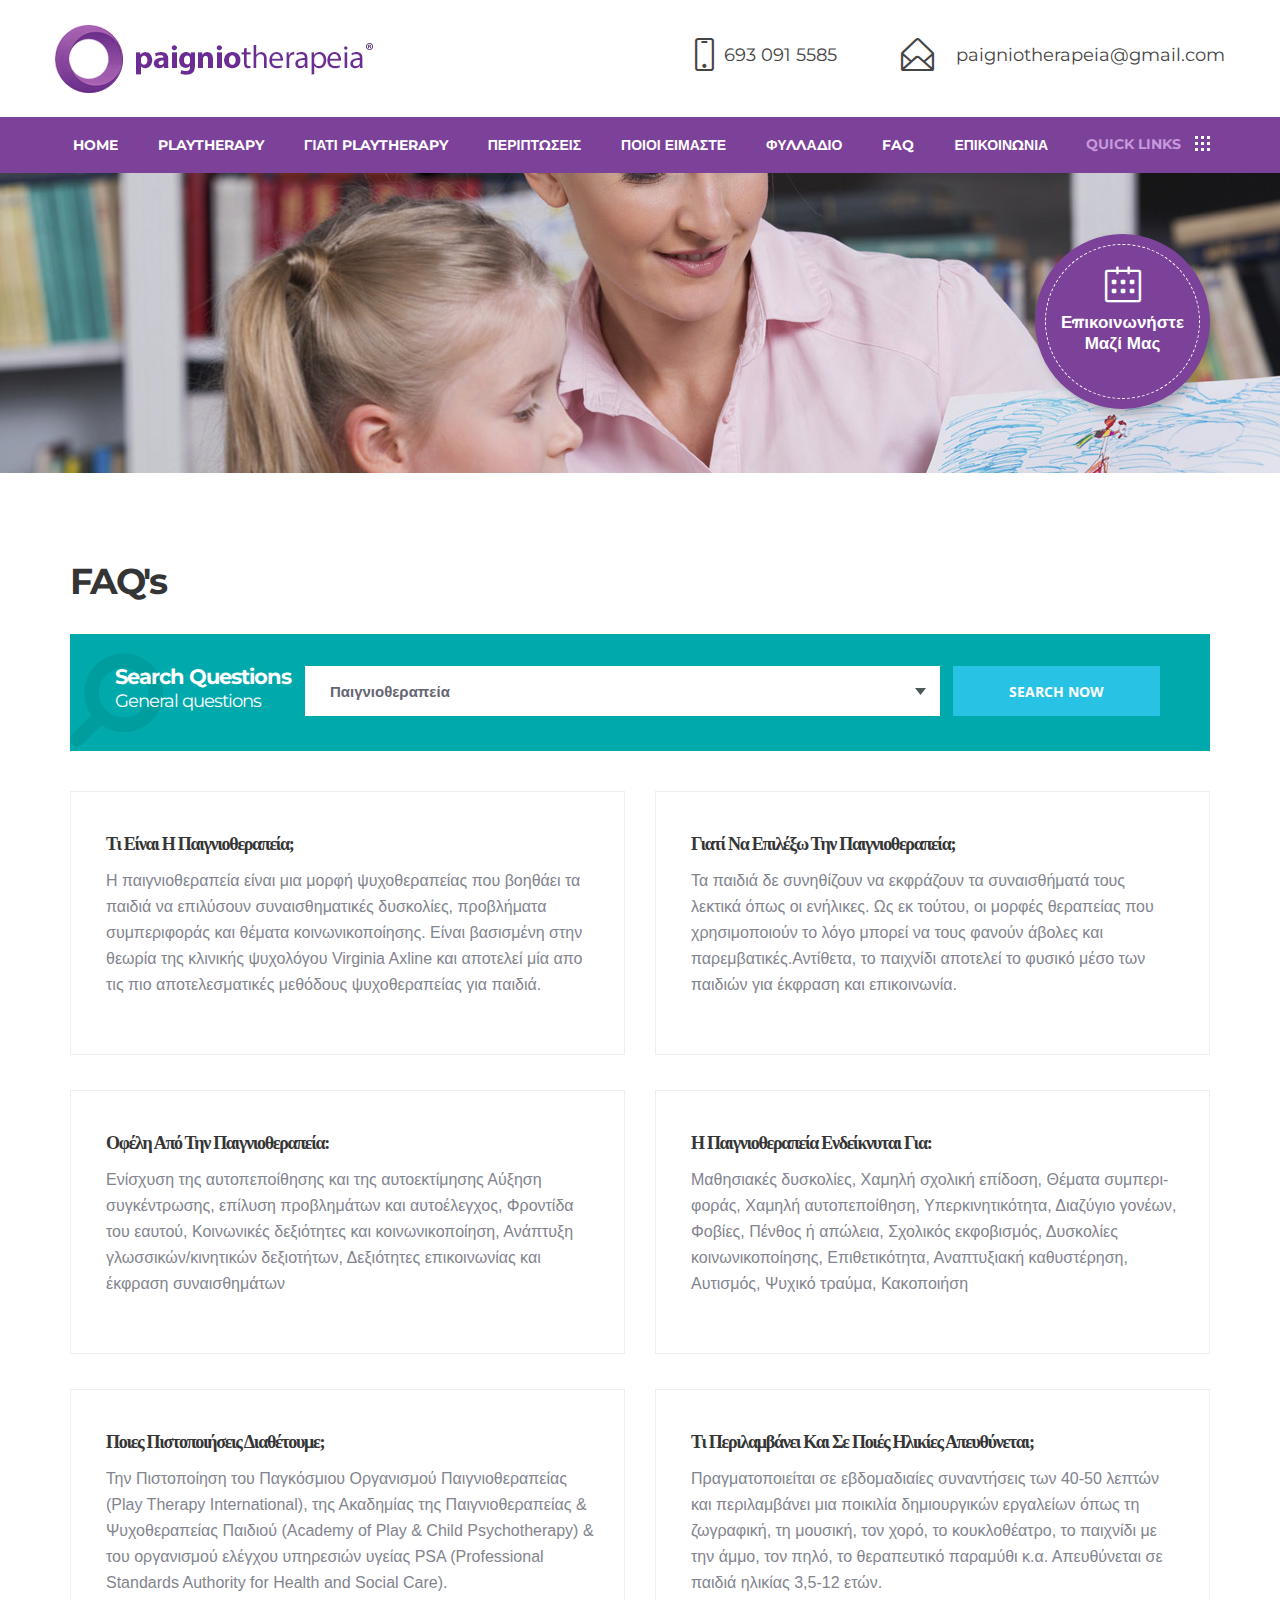
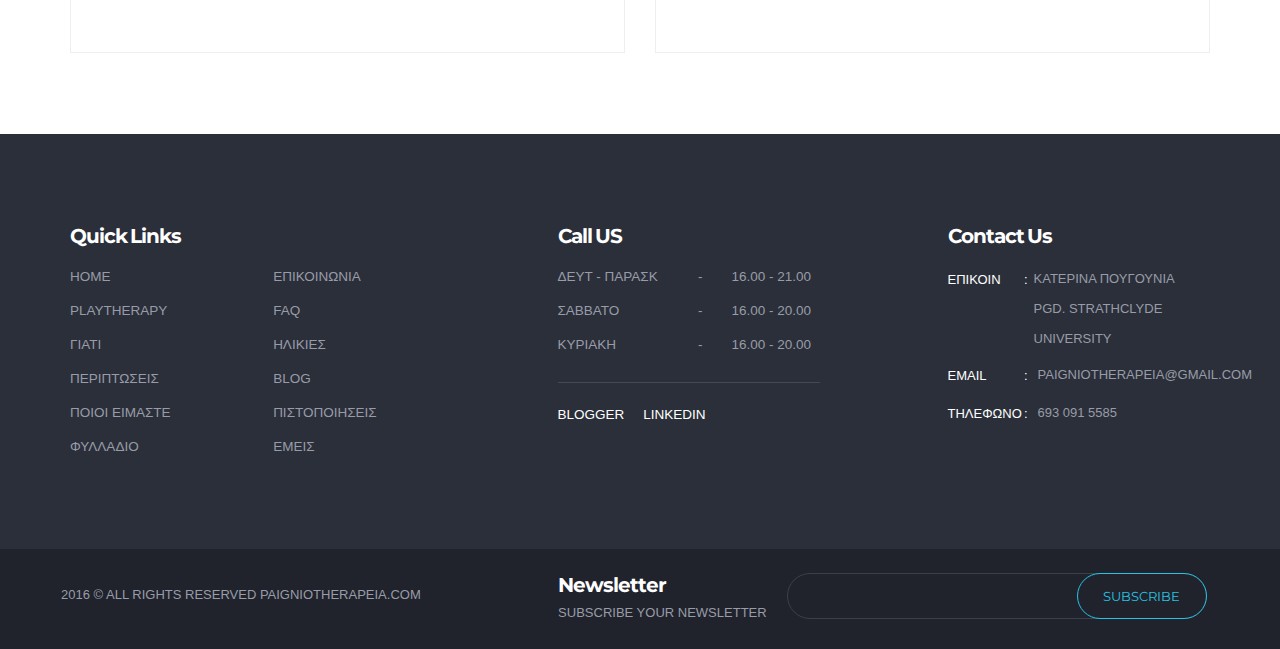
<file: faq.html>
<!DOCTYPE html>
<html lang="en">
	<head>
		<meta charset="utf-8">
		<meta name="viewport" content="width=device-width, initial-scale=1">
		<title>Παγνιοθεραπεία Συχνές Ερωτήσεις</title>
		<link rel="shortcut icon" type="image/x-icon" href="favicon.ico">
		<link href='https://fonts.googleapis.com/css?family=Montserrat:400,700' rel='stylesheet' type='text/css'>
		<link href='https://fonts.googleapis.com/css?family=Montserrat:400,700%7COpen+Sans:400,300%7CLibre+Baskerville:400,400italic' rel='stylesheet' type='text/css'>
		<link href='https://fonts.googleapis.com/css?family=PT+Serif:400,700' rel='stylesheet' type='text/css'>
		<link rel="stylesheet" type="text/css" href="assets/css/bootstrap.min.css" media="screen"/>
		<link rel="stylesheet" type="text/css" href="assets/css/owl.carousel.css" media="screen"/>
		<link rel="stylesheet" type="text/css" href="assets/css/font-awesome.css" media="screen"/>
		<link rel="stylesheet" type="text/css" href="assets/css/simple-line-icons.css" media="screen"/>
		<link rel="stylesheet" type="text/css" href="assets/css/global.css" media="screen"/>
		<link rel="stylesheet" type="text/css" href="assets/css/style.css" media="screen"/>
		<link rel="stylesheet" type="text/css" href="assets/css/responsive.css" media="screen"/>
		<link rel="stylesheet" type="text/less" href="assets/css/skin.less" media="screen"/>
	</head>
	<!--Content Area End-->
	<body>
		<!--Page loader Start-->
		
		<div id="wrapper" class="blog-page">
			<!--Header Section Start-->
			<header class="main-header" id="header">
				<div class="container clearfix header-upper-section">
					<a href="index.html" class="header-logo">
					<figure><img src="assets/images/logo.png" alt="logo-image"/>
					</figure> </a>
					<div class="header-contact-details">
						<span class="call-details"> <span class="tel-details"></span> <a href="tel:6930915585" class="tel">693 091 5585</a> </span>
						<span class="email-details"> <span class="mail-details"></span> <a href="mailto:paigniotherapeia@gmail.com" class="mail">paigniotherapeia@gmail.com</a> </span>
					</div>
				</div>
				<div class="nav-section">
					<div class="container">
						<div class="row">
							<nav class="navbar navbar-default">
								<!-- Brand and toggle get grouped for better mobile display -->
								<div class="navbar-header">
									<button type="button" class="navbar-toggle collapsed" data-toggle="collapse" data-target="#bs-example-navbar-collapse-1" aria-expanded="false">
										<span class="sr-only">Toggle navigation</span>
										<span class="icon-bar"></span>
										<span class="icon-bar"></span>
										<span class="icon-bar"></span>
									</button>
								</div>
								<!-- Collect the nav links, forms, and other content for toggling -->
								<div class="collapse navbar-collapse" id="bs-example-navbar-collapse-1">
									<ul class="nav navbar-nav">
						<li>
											<a href="index.html">home</a>
										</li>
									<li>
											<a href="services.html">playtherapy</a>
										</li>
										<li>
											<a href="paigniotherapeia-giati.html">ΓΙΑΤΙ playtherapy</a>
										</li>
											<li>
											<a href="paigniotherapeia-periptwseis.html">ΠΕΡΙΠΤΩΣΕΙΣ</a>
										</li>
										

										<li>
											<a href="paigniotherapeia-ofelh.html">ποιοι ειμαστε</a>
										</li>
										<li>
											<a href="https://goo.gl/iultfK"  target="_blank">ΦΥΛΛΑΔΙΟ</a>
										</li>
										
										<!--<li class="drop-down-parent">
											<a href="javascript:void(0)">ΦΥΛΛΑΔΙΟ <i class="fa fa-angle-down fa-2x" aria-hidden="true"></i><i class="fa fa-angle-up fa-2x" aria-hidden="true"></i> </a>
											<ul class="drop-down">
												<li>
													<a href="doctors-grid.html">doctors grid</a>
												</li>
												<li>
													<a href="doctor-details.html">Doctors details</a>
												</li>
											</ul>
										</li>-->
											<li>
													<a href="faq.html">faq</a>
												</li>
																						<li>
											<a href="contact-us.html">επικοινωνια</a>
										</li>
										<!--
										<li class="drop-down-parent">
											<a href="javascript:void(0)">blog <i class="fa fa-angle-down fa-2x" aria-hidden="true"></i><i class="fa fa-angle-up fa-2x" aria-hidden="true"></i> </a>
											<ul class="drop-down">
												<li>
													<a href="blog.html">blog page</a>
												</li>
												<li>
													<a href="blog-details.html">blog details page</a>
												</li>
											
											</ul>
										</li>
										
										<li class="drop-down-parent">
											<a href="javascript:void(0)">ΠΩΣ ΛΕΙΤΟΥΡΓΕΙ <i class="fa fa-angle-down fa-2x" aria-hidden="true"></i><i class="fa fa-angle-up fa-2x" aria-hidden="true"></i> </a>
											<ul class="drop-down">
												<li>
													<a href="book-appointment.html">book appointment</a>
												</li>
												<li>
													<a href="careers.html">careers</a>
												</li>
											
												<li>
													<a href="testimonials.html">testimonials</a>
												</li>
												<li>
													<a href="404.html">404</a>
												</li>
													<li>
											<a href="gallery.html">gallery</a>
										</li>
											<li>
											<a href="about-us.html">τεστ</a>
										</li>
											</ul>
										</li>
									</ul> -->
								</div><!-- /.navbar-collapse -->
							</nav>
							<span class="quick-link"> <span class="quick-link-content">quick links</span> <a href="contact-us.html" class="dot-links"> <span class="spans"> </span> <span class="spans"> </span><span class="spans"> </span> <span class="spans"> </span> <span class="spans"> </span><span class="spans"> </span> <span class="spans"> </span> <span class="spans"> </span> <span class="spans"> </span> </a> </span>
						</div>
					</div>
				</div>
			</header>
			<!--Header Section Ends-->
			<div class="banner-section banner-image">
				<div class="container gallery">
					<div class="book-appointment-section appoint-link"	>
						<a href="contact-us.html" class="inner-sec"> <span class="anchor-icon"> <i class="icon-calendar"></i> </span> Επικοινωνήστε Μαζί Μας </a>
					</div>
				</div>
			</div>
			<div class="content padd-top faq-details-section">
				<div class="container">
					<div class="text-left">
						<h2>FAQ's</h2>
					</div>
					<div class="select-section">
						<div class="select-heading">
							<h4>Search Questions <span class="sub-heading">General questions</span></h4>
						</div>
						<form method="post" action="#" class="category-form">
							<span class="select-holder">
								<select>
									<option>Παιγνιοθεραπεία</option>
							

								</select> <span class="select-arrow"> </span> </span>
							<input type="submit" value="search now" class="select-search"/>
						</form>
					</div>
					<div class="row">
						<ul class="col-sm-6">
							<li>
								<article class="faq-details">
									<h5 class="faq-heading"><a href="#">Τι είναι η παιγνιοθεραπεία;</a></h5>
									<p>
					Η παιγνιοθεραπεία είναι μια μορφή ψυχοθεραπείας που βοηθάει τα παιδιά να επιλύσουν συναισθηματικές δυσκολίες, προβλήματα συμπεριφοράς και θέματα κοινωνικοποίησης. Είναι βασισμένη στην θεωρία της κλινικής ψυχολόγου Virginia Axline και αποτελεί μία απο τις πιο αποτελεσματικές μεθόδους ψυχοθεραπείας για παιδιά. 
									</p>
								</article>
							</li>
							<li>
								<article class="faq-details">
									<h5 class="faq-heading"><a href="#">Οφέλη από την παιγνιοθεραπεία:</a></h5>
									<p>
										Ενίσχυση της αυτοπεποίθησης και της αυτοεκτίμησης

Αύξηση συγκέντρωσης, επίλυση προβλημάτων και αυτοέλεγχος, Φροντίδα του εαυτού, Κοινωνικές δεξιότητες και κοινωνικοποίηση, Ανάπτυξη γλωσσικών/κινητικών δεξιοτήτων, Δεξιότητες επικοινωνίας και έκφραση συναισθημάτων
									</p>
								</article>
							</li>
							<li>
								<article class="faq-details">
									<h5 class="faq-heading"><a href="#">Ποιες πιστοποιήσεις διαθέτουμε;</a></h5>
									<p>
										Την Πιστοποίηση του Παγκόσμιου Οργανισμού Παιγνιοθεραπείας (Play Therapy International), της Ακαδημίας της Παιγνιοθεραπείας & Ψυχοθεραπείας Παιδιού (Academy of Play & Child Psychotherapy) & του οργανισμού ελέγχου υπηρεσιών υγείας PSA (Professional Standards Authority for Health and Social Care).
									</p>
								</article>
							</li>
						</ul>
						<ul class="col-sm-6">
							<li>
								<article class="faq-details">
									<h5 class="faq-heading"><a href="#">Γιατί να επιλέξω την παιγνιοθεραπεία;</a></h5>
									<p>
Τα παιδιά δε συνηθίζουν να εκφράζουν τα συναισθήματά τους λεκτικά όπως οι ενήλικες. Ως εκ
τούτου, οι μορφές θεραπείας που χρησιμοποιούν το λόγο μπορεί να τους φανούν άβολες και
παρεμβατικές.Αντίθετα, το παιχνίδι αποτελεί το φυσικό μέσο των παιδιών για έκφραση και

επικοινωνία.
									</p>
								</article>
							</li>
							<li>
								<article class="faq-details">
									<h5 class="faq-heading"><a href="#">Η παιγνιοθεραπεία ενδείκνυται για:</a></h5>
									<p>
										Μαθησιακές δυσκολίες, Χαμηλή σχολική επίδοση, Θέματα συμπερι- φοράς, Χαμηλή αυτοπεποίθηση,

Υπερκινητικότητα, Διαζύγιο γονέων, Φοβίες, Πένθος ή απώλεια, Σχολικός εκφοβισμός, Δυσκολίες κοινωνικοποίησης,
Επιθετικότητα, Αναπτυξιακή καθυστέρηση, Αυτισμός, Ψυχικό τραύμα, Κακοποιήση
									</p>
								</article>
							</li>
							<li>
								<article class="faq-details">
									<h5 class="faq-heading"><a href="#">Τι περιλαμβάνει και σε ποιές ηλικίες απευθύνεται; </a></h5>
									<p>
										Πραγματοποιείται σε εβδομαδιαίες συναντήσεις των 40-50 λεπτών και περιλαμβάνει μια ποικιλία
δημιουργικών εργαλείων όπως τη ζωγραφική, τη μουσική, τον χορό, το κουκλοθέατρο, το παιχνίδι με
την άμμο, τον πηλό, το θεραπευτικό παραμύθι κ.α.
Απευθύνεται σε παιδιά ηλικίας 3,5-12 ετών.
									</p>
								</article>
							</li>
						</ul>
					</div>
				</div>
			</div>
			
			<!--Footer Section Starts-->
			<footer class="footer">
				<div class="footer-top padd-top padd-bottom">
					<div class="container">
						<div class="row">
							<div class="col-sm-5">
								<div  class="footer-padd">
									<h6>Quick Links</h6>
								</div>
								<div class="row">
									<div class="col-sm-5">
										<ul>
											<li>
												<a href="index.html">Home</a>
											</li>
											<li>
												<a href="services.html">playtherapy</a>
											</li>
											<li>
												<a href="paigniotherapeia-giati.html">γιατι</a>
											</li>
											<li>
												<a href="paigniotherapeia-periptwseis.html">περιπτωσεις</a>
											</li>
											<li>
												<a href="paigniotherapeia-ofelh.html">ποιοι ειμαστε</a>
											</li>
											<li>
												<a href="https://goo.gl/iultfK" target="_blank">φυλλαδιο</a>
											</li>
										</ul>
									</div>
									<div class="col-sm-6">
										<ul>
											<li>
												<a href="contact-us.html">επικοινωνια</a>
											</li>
											<li>
												<a href="faq.html">faq</a>
											</li>
											<li>
												<a href="services.html">ηλικιες</a>
											</li>
											<li>
												<a href="http://paigniotherapeia.blogspot.com/">blog</a>
											</li>
											<li>
												<a href="faq.html">πιστοποιησεις</a>
											</li>
											<li>
												<a href="contact-us.html">εμεισ</a>
											</li>
										</ul>
									</div>
								</div>
							</div>
							<div class="col-sm-3">
								<div  class="footer-padd">
									<h6>Call US</h6>
								</div>
									<ul class="opening-msg common-padd-bottom">
									<li>
										<span class="opening-hours days">δευτ - παρασκ</span>
										<span class="opening-hours">16.00 - 21.00</span>
									</li>
									<li>
										<span class="opening-hours days">σαββατο</span>
										<span class="opening-hours">16.00 - 20.00</span>
									</li>
						<li>
										<span class="opening-hours days">κυριακη</span>
										<span class="opening-hours">16.00 - 20.00</span>
									</li>
								</ul>
								<ul class="social">
								
									<li>
										<a href="http://paigniotherapeia.blogspot.com/" class="social-links">blogger</a>
									</li>
									<li>
										<a href="https://www.linkedin.com/in/katerina-pougounia-25863147?trk=nav_responsive_tab_profile" class="social-links">linkedin</a>
									</li>
								</ul>
							</div>
							<div class="col-sm-3 col-sm-offset-1">
								<div  class="footer-padd">
									<h6>contact us</h6>
								</div>
								<address class="footer-address">
									<div class="address-section">
										<span class="address-title">Επικοιν</span><span class="address-details"> κατερινα πουγουνια
											PgD. Strathclyde University
											</span>
									</div>
									<div class="address-section">
										<span class="address-title">email</span>
										<a href="mailto:paigniotherapeia@gmail.com" class="address-details">paigniotherapeia@gmail.com</a>
									</div>
									<div class="address-section">
										<span class="address-title">τηλεφωνο</span>
										<a href="tel:85655564555" class="address-details">693 091 5585</a>
									</div>
								</address>
							</div>
						</div>
					</div>
				</div>
				<div class="footer-bottom">
					<div class="container">
						<div class="row">
							<div class="form-section">
								<div class="newsletter">
									<h6>newsletter</h6>
									<span class="footer-bottom-content">Subscribe your newsletter</span>
								</div>
								<div class="footer-form">
									<form  action="#" method="post">
										<input type="text" name="search" class="input-section"/>
										<input type="submit" value="subscribe" class="submit-button"/>
									</form>
								</div>
							</div>
							<span class="footer-bottom-content">2016 © all rights reserved Paigniotherapeia.com</span>
						</div>
					</div>
				</div>
			</footer>
			<!--Footer Section End-->
		</div>
		<!--container Start-->
		<!--Page Wrapper End-->
		<script type="text/javascript" src="assets/js/jquery-1.12.3.min.js"></script>
		<script type="text/javascript" src="assets/js/jquery-ui.js"></script>
		<script type="text/javascript" src="assets/js/bootstrap.min.js"></script>
		<script type="text/javascript" src="assets/js/owl.carousel.js"></script>
		<script type="text/javascript" src="assets/js/less.js"></script>
		<!-- revolution slider Js -->
		<script type="text/javascript" src="assets/js/jquery.themepunch.tools.min.js"></script>
		<script type="text/javascript" src="assets/js/jquery.themepunch.revolution.min.js"></script>
		<script type="text/javascript" src="assets/js/jquery.revolution-one.js"></script>
		<script type="text/javascript" src="assets/extensions/revolution.extension.slideanims.min.js"></script>
		<script type="text/javascript" src="assets/extensions/revolution.extension.layeranimation.min.js"></script>
		<script type="text/javascript" src="assets/extensions/revolution.extension.navigation.min.js"></script>
		<script type="text/javascript" src="assets/extensions/revolution.extension.parallax.min.js"></script>
		<!--  revolution slider Js -->
		<script type="text/javascript" src="assets/js/site.js"></script>

	</body>
</html>
</file>
<file: assets/css/simple-line-icons.css>
@font-face {
  font-family: 'simple-line-icons';
  src: url('../fonts/Simple-Line-Icons.eot?v=2.2.2');
  src: url('../fonts/Simple-Line-Icons.eot?v=2.2.2#iefix') format('embedded-opentype'), url('../fonts/Simple-Line-Icons.ttf?v=2.2.2') format('truetype'), url('../fonts/Simple-Line-Icons.woff2?v=2.2.2') format('woff2'), url('../fonts/Simple-Line-Icons.woff?v=2.2.2') format('woff'), url('../fonts/Simple-Line-Icons.svg?v=2.2.2#simple-line-icons') format('svg');
  font-weight: normal;
  font-style: normal;
}
/*
 Use the following CSS code if you want to have a class per icon.
 Instead of a list of all class selectors, you can use the generic [class*="icon-"] selector, but it's slower:
*/
.icon-user,
.icon-people,
.icon-user-female,
.icon-user-follow,
.icon-user-following,
.icon-user-unfollow,
.icon-login,
.icon-logout,
.icon-emotsmile,
.icon-phone,
.icon-call-end,
.icon-call-in,
.icon-call-out,
.icon-map,
.icon-location-pin,
.icon-direction,
.icon-directions,
.icon-compass,
.icon-layers,
.icon-menu,
.icon-list,
.icon-options-vertical,
.icon-options,
.icon-arrow-down,
.icon-arrow-left,
.icon-arrow-right,
.icon-arrow-up,
.icon-arrow-up-circle,
.icon-arrow-left-circle,
.icon-arrow-right-circle,
.icon-arrow-down-circle,
.icon-check,
.icon-clock,
.icon-plus,
.icon-close,
.icon-trophy,
.icon-screen-smartphone,
.icon-screen-desktop,
.icon-plane,
.icon-notebook,
.icon-mustache,
.icon-mouse,
.icon-magnet,
.icon-energy,
.icon-disc,
.icon-cursor,
.icon-cursor-move,
.icon-crop,
.icon-chemistry,
.icon-speedometer,
.icon-shield,
.icon-screen-tablet,
.icon-magic-wand,
.icon-hourglass,
.icon-graduation,
.icon-ghost,
.icon-game-controller,
.icon-fire,
.icon-eyeglass,
.icon-envelope-open,
.icon-envelope-letter,
.icon-bell,
.icon-badge,
.icon-anchor,
.icon-wallet,
.icon-vector,
.icon-speech,
.icon-puzzle,
.icon-printer,
.icon-present,
.icon-playlist,
.icon-pin,
.icon-picture,
.icon-handbag,
.icon-globe-alt,
.icon-globe,
.icon-folder-alt,
.icon-folder,
.icon-film,
.icon-feed,
.icon-drop,
.icon-drawer,
.icon-docs,
.icon-doc,
.icon-diamond,
.icon-cup,
.icon-calculator,
.icon-bubbles,
.icon-briefcase,
.icon-book-open,
.icon-basket-loaded,
.icon-basket,
.icon-bag,
.icon-action-undo,
.icon-action-redo,
.icon-wrench,
.icon-umbrella,
.icon-trash,
.icon-tag,
.icon-support,
.icon-frame,
.icon-size-fullscreen,
.icon-size-actual,
.icon-shuffle,
.icon-share-alt,
.icon-share,
.icon-rocket,
.icon-question,
.icon-pie-chart,
.icon-pencil,
.icon-note,
.icon-loop,
.icon-home,
.icon-grid,
.icon-graph,
.icon-microphone,
.icon-music-tone-alt,
.icon-music-tone,
.icon-earphones-alt,
.icon-earphones,
.icon-equalizer,
.icon-like,
.icon-dislike,
.icon-control-start,
.icon-control-rewind,
.icon-control-play,
.icon-control-pause,
.icon-control-forward,
.icon-control-end,
.icon-volume-1,
.icon-volume-2,
.icon-volume-off,
.icon-calendar,
.icon-bulb,
.icon-chart,
.icon-ban,
.icon-bubble,
.icon-camrecorder,
.icon-camera,
.icon-cloud-download,
.icon-cloud-upload,
.icon-envelope,
.icon-eye,
.icon-flag,
.icon-heart,
.icon-info,
.icon-key,
.icon-link,
.icon-lock,
.icon-lock-open,
.icon-magnifier,
.icon-magnifier-add,
.icon-magnifier-remove,
.icon-paper-clip,
.icon-paper-plane,
.icon-power,
.icon-refresh,
.icon-reload,
.icon-settings,
.icon-star,
.icon-symbol-female,
.icon-symbol-male,
.icon-target,
.icon-credit-card,
.icon-paypal,
.icon-social-tumblr,
.icon-social-twitter,
.icon-social-facebook,
.icon-social-instagram,
.icon-social-linkedin,
.icon-social-pinterest,
.icon-social-github,
.icon-social-gplus,
.icon-social-reddit,
.icon-social-skype,
.icon-social-dribbble,
.icon-social-behance,
.icon-social-foursqare,
.icon-social-soundcloud,
.icon-social-spotify,
.icon-social-stumbleupon,
.icon-social-youtube,
.icon-social-dropbox {
  font-family: 'simple-line-icons';
  speak: none;
  font-style: normal;
  font-weight: normal;
  font-variant: normal;
  text-transform: none;
  line-height: 1;
  /* Better Font Rendering =========== */
  -webkit-font-smoothing: antialiased;
  -moz-osx-font-smoothing: grayscale;
}
.icon-user:before {
  content: "\e005";
}
.icon-people:before {
  content: "\e001";
}
.icon-user-female:before {
  content: "\e000";
}
.icon-user-follow:before {
  content: "\e002";
}
.icon-user-following:before {
  content: "\e003";
}
.icon-user-unfollow:before {
  content: "\e004";
}
.icon-login:before {
  content: "\e066";
}
.icon-logout:before {
  content: "\e065";
}
.icon-emotsmile:before {
  content: "\e021";
}
.icon-phone:before {
  content: "\e600";
}
.icon-call-end:before {
  content: "\e048";
}
.icon-call-in:before {
  content: "\e047";
}
.icon-call-out:before {
  content: "\e046";
}
.icon-map:before {
  content: "\e033";
}
.icon-location-pin:before {
  content: "\e096";
}
.icon-direction:before {
  content: "\e042";
}
.icon-directions:before {
  content: "\e041";
}
.icon-compass:before {
  content: "\e045";
}
.icon-layers:before {
  content: "\e034";
}
.icon-menu:before {
  content: "\e601";
}
.icon-list:before {
  content: "\e067";
}
.icon-options-vertical:before {
  content: "\e602";
}
.icon-options:before {
  content: "\e603";
}
.icon-arrow-down:before {
  content: "\e604";
}
.icon-arrow-left:before {
  content: "\e605";
}
.icon-arrow-right:before {
  content: "\e606";
}
.icon-arrow-up:before {
  content: "\e607";
}
.icon-arrow-up-circle:before {
  content: "\e078";
}
.icon-arrow-left-circle:before {
  content: "\e07a";
}
.icon-arrow-right-circle:before {
  content: "\e079";
}
.icon-arrow-down-circle:before {
  content: "\e07b";
}
.icon-check:before {
  content: "\e080";
}
.icon-clock:before {
  content: "\e081";
}
.icon-plus:before {
  content: "\e095";
}
.icon-close:before {
  content: "\e082";
}
.icon-trophy:before {
  content: "\e006";
}
.icon-screen-smartphone:before {
  content: "\e010";
}
.icon-screen-desktop:before {
  content: "\e011";
}
.icon-plane:before {
  content: "\e012";
}
.icon-notebook:before {
  content: "\e013";
}
.icon-mustache:before {
  content: "\e014";
}
.icon-mouse:before {
  content: "\e015";
}
.icon-magnet:before {
  content: "\e016";
}
.icon-energy:before {
  content: "\e020";
}
.icon-disc:before {
  content: "\e022";
}
.icon-cursor:before {
  content: "\e06e";
}
.icon-cursor-move:before {
  content: "\e023";
}
.icon-crop:before {
  content: "\e024";
}
.icon-chemistry:before {
  content: "\e026";
}
.icon-speedometer:before {
  content: "\e007";
}
.icon-shield:before {
  content: "\e00e";
}
.icon-screen-tablet:before {
  content: "\e00f";
}
.icon-magic-wand:before {
  content: "\e017";
}
.icon-hourglass:before {
  content: "\e018";
}
.icon-graduation:before {
  content: "\e019";
}
.icon-ghost:before {
  content: "\e01a";
}
.icon-game-controller:before {
  content: "\e01b";
}
.icon-fire:before {
  content: "\e01c";
}
.icon-eyeglass:before {
  content: "\e01d";
}
.icon-envelope-open:before {
  content: "\e01e";
}
.icon-envelope-letter:before {
  content: "\e01f";
}
.icon-bell:before {
  content: "\e027";
}
.icon-badge:before {
  content: "\e028";
}
.icon-anchor:before {
  content: "\e029";
}
.icon-wallet:before {
  content: "\e02a";
}
.icon-vector:before {
  content: "\e02b";
}
.icon-speech:before {
  content: "\e02c";
}
.icon-puzzle:before {
  content: "\e02d";
}
.icon-printer:before {
  content: "\e02e";
}
.icon-present:before {
  content: "\e02f";
}
.icon-playlist:before {
  content: "\e030";
}
.icon-pin:before {
  content: "\e031";
}
.icon-picture:before {
  content: "\e032";
}
.icon-handbag:before {
  content: "\e035";
}
.icon-globe-alt:before {
  content: "\e036";
}
.icon-globe:before {
  content: "\e037";
}
.icon-folder-alt:before {
  content: "\e039";
}
.icon-folder:before {
  content: "\e089";
}
.icon-film:before {
  content: "\e03a";
}
.icon-feed:before {
  content: "\e03b";
}
.icon-drop:before {
  content: "\e03e";
}
.icon-drawer:before {
  content: "\e03f";
}
.icon-docs:before {
  content: "\e040";
}
.icon-doc:before {
  content: "\e085";
}
.icon-diamond:before {
  content: "\e043";
}
.icon-cup:before {
  content: "\e044";
}
.icon-calculator:before {
  content: "\e049";
}
.icon-bubbles:before {
  content: "\e04a";
}
.icon-briefcase:before {
  content: "\e04b";
}
.icon-book-open:before {
  content: "\e04c";
}
.icon-basket-loaded:before {
  content: "\e04d";
}
.icon-basket:before {
  content: "\e04e";
}
.icon-bag:before {
  content: "\e04f";
}
.icon-action-undo:before {
  content: "\e050";
}
.icon-action-redo:before {
  content: "\e051";
}
.icon-wrench:before {
  content: "\e052";
}
.icon-umbrella:before {
  content: "\e053";
}
.icon-trash:before {
  content: "\e054";
}
.icon-tag:before {
  content: "\e055";
}
.icon-support:before {
  content: "\e056";
}
.icon-frame:before {
  content: "\e038";
}
.icon-size-fullscreen:before {
  content: "\e057";
}
.icon-size-actual:before {
  content: "\e058";
}
.icon-shuffle:before {
  content: "\e059";
}
.icon-share-alt:before {
  content: "\e05a";
}
.icon-share:before {
  content: "\e05b";
}
.icon-rocket:before {
  content: "\e05c";
}
.icon-question:before {
  content: "\e05d";
}
.icon-pie-chart:before {
  content: "\e05e";
}
.icon-pencil:before {
  content: "\e05f";
}
.icon-note:before {
  content: "\e060";
}
.icon-loop:before {
  content: "\e064";
}
.icon-home:before {
  content: "\e069";
}
.icon-grid:before {
  content: "\e06a";
}
.icon-graph:before {
  content: "\e06b";
}
.icon-microphone:before {
  content: "\e063";
}
.icon-music-tone-alt:before {
  content: "\e061";
}
.icon-music-tone:before {
  content: "\e062";
}
.icon-earphones-alt:before {
  content: "\e03c";
}
.icon-earphones:before {
  content: "\e03d";
}
.icon-equalizer:before {
  content: "\e06c";
}
.icon-like:before {
  content: "\e068";
}
.icon-dislike:before {
  content: "\e06d";
}
.icon-control-start:before {
  content: "\e06f";
}
.icon-control-rewind:before {
  content: "\e070";
}
.icon-control-play:before {
  content: "\e071";
}
.icon-control-pause:before {
  content: "\e072";
}
.icon-control-forward:before {
  content: "\e073";
}
.icon-control-end:before {
  content: "\e074";
}
.icon-volume-1:before {
  content: "\e09f";
}
.icon-volume-2:before {
  content: "\e0a0";
}
.icon-volume-off:before {
  content: "\e0a1";
}
.icon-calendar:before {
  content: "\e075";
}
.icon-bulb:before {
  content: "\e076";
}
.icon-chart:before {
  content: "\e077";
}
.icon-ban:before {
  content: "\e07c";
}
.icon-bubble:before {
  content: "\e07d";
}
.icon-camrecorder:before {
  content: "\e07e";
}
.icon-camera:before {
  content: "\e07f";
}
.icon-cloud-download:before {
  content: "\e083";
}
.icon-cloud-upload:before {
  content: "\e084";
}
.icon-envelope:before {
  content: "\e086";
}
.icon-eye:before {
  content: "\e087";
}
.icon-flag:before {
  content: "\e088";
}
.icon-heart:before {
  content: "\e08a";
}
.icon-info:before {
  content: "\e08b";
}
.icon-key:before {
  content: "\e08c";
}
.icon-link:before {
  content: "\e08d";
}
.icon-lock:before {
  content: "\e08e";
}
.icon-lock-open:before {
  content: "\e08f";
}
.icon-magnifier:before {
  content: "\e090";
}
.icon-magnifier-add:before {
  content: "\e091";
}
.icon-magnifier-remove:before {
  content: "\e092";
}
.icon-paper-clip:before {
  content: "\e093";
}
.icon-paper-plane:before {
  content: "\e094";
}
.icon-power:before {
  content: "\e097";
}
.icon-refresh:before {
  content: "\e098";
}
.icon-reload:before {
  content: "\e099";
}
.icon-settings:before {
  content: "\e09a";
}
.icon-star:before {
  content: "\e09b";
}
.icon-symbol-female:before {
  content: "\e09c";
}
.icon-symbol-male:before {
  content: "\e09d";
}
.icon-target:before {
  content: "\e09e";
}
.icon-credit-card:before {
  content: "\e025";
}
.icon-paypal:before {
  content: "\e608";
}
.icon-social-tumblr:before {
  content: "\e00a";
}
.icon-social-twitter:before {
  content: "\e009";
}
.icon-social-facebook:before {
  content: "\e00b";
}
.icon-social-instagram:before {
  content: "\e609";
}
.icon-social-linkedin:before {
  content: "\e60a";
}
.icon-social-pinterest:before {
  content: "\e60b";
}
.icon-social-github:before {
  content: "\e60c";
}
.icon-social-gplus:before {
  content: "\e60d";
}
.icon-social-reddit:before {
  content: "\e60e";
}
.icon-social-skype:before {
  content: "\e60f";
}
.icon-social-dribbble:before {
  content: "\e00d";
}
.icon-social-behance:before {
  content: "\e610";
}
.icon-social-foursqare:before {
  content: "\e611";
}
.icon-social-soundcloud:before {
  content: "\e612";
}
.icon-social-spotify:before {
  content: "\e613";
}
.icon-social-stumbleupon:before {
  content: "\e614";
}
.icon-social-youtube:before {
  content: "\e008";
}
.icon-social-dropbox:before {
  content: "\e00c";
}
</file>
<file: assets/css/style.css>
/*
 Table Of Contents
 1. Homepage
 2. Home-page-2
 3. Blog page
 4. Gallery-three page
 5. Doctors-details-page
 6. Doctors-grid-page
 7. Faq-page
 8. About-us page
 9. Blog-details page
 10. Book-appointment page
 11. 404 page
 12. Testimonial page
 13.  Careers page
 14.  Contact-us page
 15.  Department page
 ===============================================*/
/* 1. Homepage */
.banner-section{position:relative}.boxed .tp-revslider-mainul{width:1170px !important}.banner-section .tp-bullet{height:4px;width:20px;background:#fff;margin-right:10px;border-radius:0;border:none;display:inline-block}.banner-section .tp-bullet.selected{background:#21a8ab !important}.banner-section .tp-bullet{position:static}.banner-section #rev_slider_202_1_wrapper{background:none !important}.banner-section .tp-bullets{bottom:20px;top:inherit !important;left:0px;width:100% !important;height:auto !important;opacity:1 !important;overflow:hidden;visibility:visible !important;text-align:center}.banner-section .tp-bullet-imageoverlay,.banner-section .tp-bullet-image,.banner-section .tp-bullet-title{display:none}.banner-section .container{position:absolute;right:0;top:0;left:0}.banner-section .container .banner-details{background-image:url("../images/banner-marker.png");background-position:259px 10px;background-repeat:no-repeat;height:430px;width:430px;-webkit-border-radius:50%;-moz-border-radius:50%;border-radius:50%;position:absolute;padding:100px 54px 0 77px;right:75px;top:70px}.banner-section .banner-details .details-heading{border-left:5px solid #48811b;padding-left:23px;display:block;margin-bottom:25px}.banner-section .banner-details .details-heading .year-num{font-size:60px;font-weight:bold;color:#fff;margin-right:13px}.banner-section .banner-details p{color:#fff}.banner-section .banner-details .details-heading .year-des{font-family:Arial, serif;font-size:20px;color:#fff;font-weight:400;display:inline-block}.book-appointment-section{position:absolute;height:175px;width:175px;-webkit-border-radius:50%;-moz-border-radius:50%;border-radius:50%;background:#7c4199;text-align:center;padding:30px;box-shadow:5px 5px 10px rgba(0,0,0,0.21);right:-74px;bottom:-21px;font-size:17px;line-height:21px;font-weight:700;color:#fff;text-transform:capitalize}.book-appointment-section:hover{color:#fff}.book-appointment-section .anchor-icon{display:block;text-align:center;margin-bottom:10px;margin-top:20px;font-size:36px}.book-appointment-section:hover .inner-sec{border-color:#7bc144}.book-appointment-section .anchor-icon .icon-calendar{width:auto;height:auto;line-height:1}.about-section{padding-right:23px}.about-section-para{padding-bottom:38px}.video-image{position:relative}.video-image iframe{position:absolute;left:0;top:0;width:100%;height:100%}.video-image .video-link{position:absolute;left:0;top:0;bottom:0;right:0;margin:auto;padding-top:20px;border:2px solid #fff;-webkit-border-radius:50%;-moz-border-radius:50%;border-radius:50%;height:60px;width:60px;text-align:center;color:#fff}.date-section{font-size:12px;color:#fff;line-height:20px;background:#c8cece;font-weight:400;padding-left:5px;display:inline-block;border-radius:2px;margin-bottom:6px;margin-top:7px;letter-spacing:-0.1px;width:80px}.m-t{margin-top:60px}.event-gallery{overflow:hidden;border-bottom:1px dashed #d7e4e4}.event-image-section{-webkit-border-radius:50%;-moz-border-radius:50%;border-radius:50%;border:1px solid #dfe3e5;float:left;margin-right:7%}.event-image-section .event-image{height:110px;width:110px;border:5px solid #fff;border-radius:50%;text-align:center;overflow:hidden;-webkit-mask-image:-webkit-radial-gradient(circle, white, black)}.event-image-section .event-image img{max-width:none;width:auto;height:100%}.event-content{float:left;width:72%}.event-content p{padding:20px 0 30px}.event-section .owl-nav{position:absolute;right:-5px;top:-20px;overflow:hidden}.event-section .owl-nav .owl-prev,.event-section .owl-nav .owl-next{height:16px;width:20px;float:left}.event-section .owl-nav .owl-prev{border-right:1px solid #e4e9eb;font-size:0}.event-section .owl-nav .owl-next{font-size:0}.event-section .owl-nav .owl-next:after{color:#abb9bd;content:"\f061";font:normal normal normal 16px/1 FontAwesome;margin-left:5px}.event-section .owl-nav .owl-prev:after{content:"\f060";font:normal normal normal 16px/1 FontAwesome;color:#abb9bd}.event-section .owl-nav .owl-prev:after,.event-section .owl-nav .owl-next:after{-webkit-transition:all ease 0.3s;-moz-transition:all ease 0.3s;-ms-transition:all ease 0.3s;-o-transition:all ease 0.3s;transition:all ease 0.3s}.event-section .owl-nav .owl-next:hover:after,.event-section .owl-nav .owl-prev:hover:after{color:#ad89bf}.department-section [id^="tabs-"]{background:url(https://sites.google.com/site/photosalbumplay/_/rsrc/1468948616066/home/2.jpg) no-repeat center top;background-size:cover}.department-section #tabs-2,.department-section #tabs-4{background:url(https://sites.google.com/site/photosalbumplay/_/rsrc/1468948616066/home/2.jpg) no-repeat center top;background-size:cover}.departmental-section{background:#fff;padding-right:65px;padding-left:50px;padding-top:50px;padding-bottom:65px;width:47%}.departmental-section p{padding-top:30px}#tabs-5,#tabs-4,#tabs-3,#tabs-2,#tabs-1{padding-bottom:123px}.departmental-section .btn{color:#fff}.departmental-section .btn:hover{background:inherit;color:inherit}.tabbing-nav{background:#7c4199;min-height:120px;text-align:center;position:relative}.tabbing-nav .nav-icons{border:4px solid #fff;display:inline-block;height:80px;width:80px;border-radius:50%;background:#502e61;text-align:center;-webkit-transition:all 0.3s ease;-moz-transition:all 0.3s ease;-ms-transition:all 0.3s ease;-o-transition:all 0.3s ease;transition:all 0.3s ease;margin-bottom:15px}.tabbing-nav .nav-icons img{vertical-align:middle}.tabbing-nav .nav-icons::after{content:"";display:inline-block;height:100%;vertical-align:middle}.nav-icons:hover,.nav-icons:focus,.ui-state-active .nav-icons{outline:none}.tabbing-nav ul{position:absolute;width:100%;top:-38px;left:0}.tabbing-nav li{list-style:none;display:inline-block;margin-right:30px}.tabbing-nav li:last-child{margin-right:0;margin-left:-15px}.tabbing-nav li .tab-title{font-size:16px;color:#fff;display:block;text-transform:capitalize}h5 a{font-size:20px;line-height:24px;color:#353536;font-weight:700;-webkit-transition:all 0.3s ease;-moz-transition:all 0.3s ease;-ms-transition:all 0.3s ease;-o-transition:all 0.3s ease;transition:all 0.3s ease;display:block;font-family:Verdana}.dr-intro:hover .dr-image{box-shadow:2px 2px 44px 2px rgba(221,221,221,0.8)}.dr-image{border:1px solid #f2f3f5;margin-bottom:30px;-webkit-transition:all 0.3s ease;-moz-transition:all 0.3s ease;-ms-transition:all 0.3s ease;-o-transition:all 0.3s ease;transition:all 0.3s ease}.dr-image img{display:block}.doctor-title{font-size:15px;line-height:24px;color:#82848e;text-transform:capitalize;display:block;font-family:Helvetica;font-weight:400}.testimonial-section{background:url("../images/testimonial.jpg") no-repeat center top;-webkit-background-size:cover;background-size:cover;padding-bottom:20px}.testimonial-quotes{padding:25px 105px 45px 60px;position:relative}.testimonial-quotes{line-height:27px}.testimonial-quotes:before,.testimonial-quotes:after{position:absolute;content:'“';font-size:100px;left:0;top:24px;font-weight:400;font-family:'Montserrat', sans-serif}.testimonial-quotes:after{content:'“';right:0;bottom:7px;top:inherit;left:inherit;-webkit-transform:scale(-1,1);-moz-transform:scale(-1,1);-ms-transform:scale(-1,1);-o-transform:scale(-1,1);transform:scale(-1,1)}.testimonial-section .quote-tabs .quote-next{padding-left:60px;margin:0}.testimonial-section .quote-tabs .quote-next li{display:inline-block;margin-right:34px;overflow:hidden}.client-details{float:left;margin-left:20px;margin-top:19px}.client-name{font-size:18px;color:#353536;font-weight:400;text-transform:capitalize;line-height:1}.client-des{line-height:26px;font-weight:400}.testimonial-section .client-quote-1{height:95px;width:95px;border:5px solid #ffffff;border-radius:50%;display:inline-block;float:left;overflow:hidden;opacity:0.3}.homepage1-textimonial .client-quote-1{opacity:1}.owl-carousel .owl-item img{transform-style:inherit;-webkit-transform-style:inherit;max-width:none}.testimonial-section .owl-prev,.testimonial-section .owl-next{text-indent:-9999px}.testimonial-section .ui-state-active .client-quote-2,.testimonial-section .ui-state-active .client-quote-1{opacity:1}.testimonial-section .ui-tabs-anchor:focus{outline:none}.testimonial-section .owl-dots{text-align:right;text-align:right;position:absolute;right:0;bottom:87px}.testimonial-section .owl-dots .owl-dot{border:2px solid #8d5ca7;height:13px;width:13px;border-radius:50%;margin-right:6px;display:inline-block}.testimonial-section .owl-dots .owl-dot:last-child{margin-right:0}.testimonial-section .owl-dots .owl-dot.active{border-color:#7ec248}.blog-image{position:relative}.blog-image .blog-des{position:absolute;left:0;bottom:0;width:100%;background:rgba(124,65,153,0.9);padding:25px 138px 0 35px;min-height:130px}.blog-image .blog-des h5 a,.blog-content h5 a{color:#fff !important;font-size:20px;line-height:24px;color:#353536;font-weight:700;text-transform:capitalize;letter-spacing:-1px;display:inline-block}.blog-image .blog-des p{color:#ecdff2;padding-top:10px}.blog-content p{color:#fff}.blog-date{position:absolute;right:37px;top:32px;width:60px;text-align:center;padding:6px 0 5px;color:#fff}.date-blog{background:#9cdc69 none repeat scroll 0 0 !important;color:#fff;font-size:13px;width:90px;margin-bottom:26px;margin-top:8px;display:block;line-height:21px;padding-left:6px}.blog-date .num{font-size:30px;font-weight:400;display:block;border-bottom:1px solid #83DCEF;padding-bottom:6px}.blog-date .month{font-size:14px;line-height:24px;font-weight:400;text-transform:uppercase}.blog-content{padding:35px 26px 77px 40px}.blog-content p{line-height:26px}.blog-image .blog-des.blog-des-2{padding-right:80px}
/* 2. Homepage-1 */
.homePage1-banner{position:relative}.homePage1-banner img{min-height:600px}.slotholder{transform:translate3d(0px, 0px, 0px) !important}.main-banner .container.accordian{position:absolute;right:0;left:0;top:0}.accordian-menu{position:absolute;right:103px;top:50px;width:360px}.collapsed{text-transform:uppercase}.panel-default > .panel-heading{border-color:#dddddd;color:#fff}.panel-group .panel{border-radius:0}.panel-heading{border-top-left-radius:0px;border-top-right-radius:0px;padding:0}.panel-group .panel + .panel{margin-top:0px}.panel-title{text-transform:uppercase;line-height:40px}.panel{border:none;border-bottom:1px solid #8c52a8}.toggle-sign{float:right}.panel-heading a[aria-expanded="true"] .fa.fa-plus:before{display:block;content:"\f068"}.panel-heading a[aria-expanded="true"]{background:#7bc144}.panel-default > .panel-heading.active{background-color:red}.panel-title > a{background:#7c4199;display:block;padding:22px 15px 22px 33px;text-decoration:none;font-size:18px;font-weight:700}.accordian-menu .panel-title > a:hover{color:#fff}.panel-body li{list-style-type:none;text-align:center}.panel-body{padding:34px}.accordian-menu .input-box{font-size:12px;height:44px;margin-bottom:6px;padding-left:20px;text-transform:uppercase;width:100%;font-family:montserrat;font-weight:400}.accordian-menu .btn{width:100%;font-family:montserrat}.main-banner .tparrows{background:#ffffff none repeat scroll 0 0;height:64px;width:44px}.main-banner .tparrows::before{color:#a9a9a9;line-height:64px;left:-10px}.services p{font-family:pt serif;font-size:16px;font-weight:400;padding:0 7px 0 51px;line-height:26px}.services a{border-bottom:2px solid #cccccd;color:#353536;font-weight:700}.services h2{text-transform:unset;letter-spacing:-2px}.services .col-sm-10{margin-bottom:36px;margin-top:26px}.slider-content{text-align:center;padding:30px}.slider-txt{display:inline-block;padding-left:15px}.slider-txt > span{color:#82848e;display:block;font-family:pt serif;font-weight:400;margin-top:5px;text-align:left}.slider-txt strong{color:#353536;display:block;font-family:montserrat;font-size:18px;font-weight:700;text-align:left;letter-spacing:-1px;line-height:30px}.slider-content figure{display:inline-block}.slider-content:hover .ambulance-icon::before{color:#7bc144}.owl-demo-3 .owl-dot{background:#e2e2e2;border-radius:50%;height:10px;width:10px;display:inline-block;margin:0 5px}.owl-demo-3 .owl-dot.active{background:#9fd277}.owl-demo-3 .owl-dots{text-align:center}.owl-demo-3 .owl-controls{margin-top:26px}.doctors-sec{background:#edeef1}.doctors-sec h2{letter-spacing:-2px}.doctors-sec .dr-image{margin-bottom:21px}.testimonial-txt{margin-top:50px}.testimonial-txt .testimonial-quotes{float:left;margin-left:65px;position:relative;width:65%;padding:0}.testimonial-txt .quote-next{float:left}.homepage1-textimonial{background:#fff}.testimonial-txt .testimonial-quotes::before{color:#7bc144;content:"“";font-family:montserrat;font-size:100px;font-weight:400;left:-45px;position:absolute;top:-3px}.testimonial-txt .testimonial-quotes::after{color:#7bc144;content:"“";font-family:montserrat;font-size:100px;font-weight:400;left:210px;position:absolute;bottom:-31px;transform:scale(-1, 1)}.testimonial-txt .client-details{margin-left:17px;margin-top:19px}.homepage1-textimonial .owl-dots{bottom:0;left:294px;position:absolute;text-align:right;right:auto}.homepage1-textimonial .owl-controls{margin-top:34px}.homepage1-textimonial h2{letter-spacing:-2px}.news-event-sec{background:#eeeff2}.news-event-sec h2{line-height:39px}.event-txt{margin-left:20px;padding:0 0 33px;border-bottom:1px solid #e4e6e9}.event-txt h5{line-height:30px;margin-bottom:9px;letter-spacing:-2px}.event-date{background:#9cdc69 none repeat scroll 0 0;color:#ffffff;display:inline-block;font-family:montserrat;font-size:13px;font-weight:400;margin-bottom:25px;padding:4px 6px}.event-bottom{border-bottom:none;margin-top:33px}.news-event-sec .btn{margin-top:32px;padding:0 22px}.main-banner{position:relative}.main-banner h2{font-size:30px !important;color:#fff;font-style:normal;font-family:montserrat;font-weight:700;margin-bottom:10px}.main-banner p{color:#fff;font-size:16px !important;font-style:normal;font-family:pt serif;font-weight:400}.banner-text{background:rgba(0, 0, 0, 0.5) none repeat scroll 0 0;padding:30px}.event-bottom{border-bottom:none;margin-top:34px}.main-banner{position:relative}.banner-text{background:rgba(0, 0, 0, 0.5) none repeat scroll 0 0;padding:30px}.main-banner h2{color:#ffffff;font-family:montserrat;font-size:30px !important;font-style:normal;font-weight:700;margin-bottom:10px}.main-banner p{color:#ffffff;font-family:pt serif;font-size:16px !important;font-style:normal;font-weight:400}.homepage1-textimonial{padding-bottom:90px}.news-event-sec h4 a{color:#353536}.dr-list > li{text-align:left}
/* 3. Blog Page -*/
.blog-page h2{letter-spacing:-2px;margin:0 0 35px}.article{margin:0 0 39px}.blog-page .article .blog-figure{position:absolute;width:54%;height:100%}.blog-page .section .article{position:relative}.article-text{float:right;width:46%;border:1px solid #eceef2;border-left:none;padding:45px 21px 50px 71px;position:relative}.article-text h4{letter-spacing:-1px;line-height:25px}.about-blog{font-size:0;margin:5px 0 27px}.about-blog li{display:inline-block;margin-right:22px;line-height:1;position:relative}.date:after{position:absolute;right:-11px;top:0;display:block;content:"";height:100%;width:1px;background:#eceef2}.about-blog a{font-size:15px;color:#7bc144;letter-spacing:-0.5px}.article-text p{line-height:26px;margin:0 0 38px}.article-icon{width:58px;height:58px;position:absolute;left:-29px;top:50%;transform:translateY(-50%);-webkit-transform:translateY(-50%);border:3px solid #fff;border-radius:50%}.article-icon a{font-size:20px;display:block;border-radius:50%;height:100%;text-align:center;line-height:52px;color:#fff}.article-icon a:hover{background:#7bc144;color:#fff}.green{background:#7bc144}.purple{background:#7c4199}.blog-page .aside form{position:relative;margin:0 0 50px}.blog-page .aside input[type="text"]{background:rgba(0, 0, 0, 0) none repeat scroll 0 0;width:100%;padding:11px 38px 14px 14px;font-size:15px;font-family:montserrat;font-weight:400;color:#656671}.blog-page .aside input[type="text"]::-moz-placeholder{opacity:1;color:#656671}.blog-page .aside input[type="text"]::-webkit-input-placeholder{opacity:1;color:#656671}.blog-page .aside button{position:absolute;right:0;top:0;height:100%;width:12%;text-align:left;color:#7bc144;border:none;background:transparent}.category{margin:0 0 55px}.blog-page .aside h3{font-size:18px;text-transform:capitalize;letter-spacing:-1px;margin:0 0 20px;color:#353536}.category li{padding:0 0 0 24px;margin:0 0 15px;position:relative}.category li:after{position:absolute;left:0;top:50%;transform:translateY(-50%);-webkit-transform:translateY(-50%);content:"";font-family:FontAwesome;font-size:14px;color:#585858;display:block;transition:0.4s all ease;-webkit-transition:0.4s all ease}.category li a{font-family:"PT Serif", serif;font-size:16px;color:#82848e;transition:0.4s all ease;-webkit-transition:0.4s all ease}.category li:hover:after,.category li:hover a{color:#7bc144;transition:0.4s all ease;-webkit-transition:0.4s all ease}.blog-page .aside .recent-post h3{margin:0 0 26px}.recent-text{padding:33px 15px 36px 32px;background:#7c4199}.recent-text h4 a{font-size:15px;letter-spacing:-0.5px;line-height:20px;margin:0 0 6px;color:#fff}.recent-text p{line-height:26px;color:#dbc9e4}.pagging{text-align:center;padding:42px 0 0}.pagging ul{display:inline-block;border:2px solid #7bc144;padding:4px 3px 4px 5px;border-radius:19px;margin:0}.pagging li{float:left;width:26px;height:26px;margin-right:9px;border-radius:50%;border:2px solid #eceef2;-webkit-transition:all 0.3s ease;-moz-transition:all 0.3s ease;-ms-transition:all 0.3s ease;-o-transition:all 0.3s ease;transition:all 0.3s ease}.pagging li:last-child{margin-right:0}.pagging a{font-size:15px;color:#3a3a3b;display:block;-webkit-transition:all 0.3s ease;-moz-transition:all 0.3s ease;-ms-transition:all 0.3s ease;-o-transition:all 0.3s ease;transition:all 0.3s ease}.pagging .active{border:2px solid #7bc144;background:#7bc144}.pagging .active a{color:#fff}.pagging li:hover{border:2px solid #7bc144;background:#7bc144}.pagging li:hover a{color:#fff}
/* 4. gallery-three page */
.banner-section .container .book-appointment-section.appoint-link{right:15px;top:61px}.gallery-article-text{border:1px solid #eceef2;border-top:none;padding:35px 35px 34px 42px;margin-bottom:40px}.gallery-article-text p{padding-top:10px}.gallery-figure{position:relative}.gallery-figure img{width:100%}.gallery-figure .fig-icon{background:#7bc144;font-size:16px;color:#fff;line-height:34px;width:34px;text-align:center;position:absolute;right:14px;bottom:10px}.more-department-section{background:#7c4199}.more-department-section .btn{color:#fff}.more-department-section p{font-size:18px;line-height:28px;color:#f8effc;text-align:center;padding-top:25px;width:39%;margin:0 auto}.gallery-paging{padding-top:24px}.col-manage-section{position:relative}.col-manage-section .col-manage{position:absolute;right:0;top:11px}.col-manage-section .col-manage .dots-one{width:10px;overflow:hidden;margin-right:20px;cursor:pointer;display:inline-block}.col-manage-section .col-manage .dots-one .dots:nth-child(2n){margin-right:0}.col-manage-section .col-manage .dots-two{width:17px;display:inline-block;overflow:hidden;cursor:pointer}.col-manage-section .col-manage .dots-two .dots:nth-child(3n){margin-right:0}.col-manage-section .col-manage .dots{height:3px;width:3px;float:left;margin-right:4px;margin-bottom:3px;background:#d6d6d6}.col-manage-section .col-manage .dots-two.active-col .dots,.col-manage-section .col-manage .dots-one.active-col .dots,.col-manage-section .col-manage .dots-three.active-col .dots{background:#7bc144}
/* 5. Doctors-details-page */
.doctors-details-section{padding-left:40px}.dr-figure{padding:0 20px}.doctors-social-icons{background:#7c4199;padding:12px 0}.doctors-social-icons .icons{font-size:18px;color:#b07dc9;height:42px;width:42px;display:inline-block;border-radius:50%;border:1px solid #b07dc9;text-align:center;margin-right:6px;-webkit-transition:all 0.3s ease;-moz-transition:all 0.3s ease;-ms-transition:all 0.3s ease;-o-transition:all 0.3s ease;transition:all 0.3s ease}.doctors-social-icons .icons:after{content:"";height:100%;display:inline-block;vertical-align:middle}.doctors-social-icons .icons .fa{vertical-align:middle}.doctors-social-icons .icons:last-child{margin-right:0}.doctors-social-icons .icons.in{font-size:20px}.doctors-social-icons .icons.google{font-size:17px}.doctors-social-icons .icons:hover{background:#7bc144;color:#fff}.set-para{padding:6px 45px 50px 0;line-height:26px;letter-spacing:-0.13px}.doctors-quote{background:#ebf6e3;padding:28px 75px 37px 80px;position:relative}.doctors-quote:before{content:"“";color:#b6e494;font-size:72px;font-weight:700;position:absolute;left:27px;top:39px}.qualification-section{padding-top:65px}.degree{display:block;padding:15px 0 48px}.day-section,.time-section{font-size:16px;color:#353536;text-transform:capitalize;font-weight:400;width:73%;display:inline-block;position:relative;letter-spacing:-0.9px}.day-section:after{position:absolute;content:"";width:58%;height:1px;background:#e5e6eb;right:9%;top:15px}.timing-list{width:50%;padding-top:20px;padding-bottom:54px;margin-bottom:0}.timing-list li{margin-bottom:12px}.time-section{width:auto}.book-now .btn{padding:0px 50px}
/* 6. doctors-grid */
.select-section{background:#00a9ab;padding:32px 40px 35px 45px;overflow:hidden;position:relative;z-index:0;margin-bottom:40px}.select-section:before{content:"\f002";font:normal normal normal 100px/1 FontAwesome;color:#009d9f;position:absolute;left:0;top:12px;z-index:-1;transform:scaleX(-1)}.select-section .select-heading{float:left}.select-section h4{color:#fff}.select-section h4 .sub-heading{font-size:18px;color:#fff;font-weight:400;display:block;margin-top:5px}.category-form{float:right;width:82%}.category-form .select-holder{width:73.4%;position:relative;margin-right:1%;display:inline-block}.category-form .select-holder .select-arrow{position:absolute;right:0;top:0;pointer-events:none;height:100%;width:6%;background:#fff url('../images/select-arrow.png') no-repeat center center}.category-form select{height:50px;width:100%;border:none;color:#656671;font-family:sans-serif;font-size:15px;font-weight:600;padding-left:25px;text-transform:capitalize}.select-search{background:#7bc144;font-size:14px;color:#fff;text-transform:uppercase;font-weight:700;height:50px;width:24%;text-align:center;border:none;-webkit-transition:all 0.3s ease;-moz-transition:all 0.3s ease;-ms-transition:all 0.3s ease;-o-transition:all 0.3s ease;transition:all 0.3s ease}.select-search:hover{background:transparent;border:2px solid #7bc144}.grid-details{padding:45px 40px 52px 35px;border:1px solid #eceef2;border-top:none}.grid-details .btn{padding:0px 24px}.grid-details .dr-des{line-height:30px}.grid-details p{padding:21px 0 68px}.col-manage-section .col-manage .dots-three{width:16px;margin-right:20px;cursor:pointer;display:inline-block}.col-manage-section .col-manage .dots-three .dots{height:3px;width:100%;margin-bottom:3px;background:#d6d6d6}.pagination-number{color:#2b2f39;font-size:18px;font-weight:400;display:inline-block;margin-right:10px;padding-bottom:6px;width:15px;text-decoration:none}.pagination-number:focus,.pagination-number:hover{color:#7bc144;text-decoration:none}.pagination-number.active-section{color:#7bc144;border-bottom:2px solid #7bc144}.pagi-nav{margin-top:6px}.grid-fig img{width:100%;max-width:none}.col-section{margin-bottom:40px}.faq-details-section{padding-bottom:30px}.faq-details{border:1px solid #eceef2;padding:28px 30px 56px 35px;margin-bottom:35px}.faq-details p{line-height:26px}.faq-heading{letter-spacing:-1.3px}.faq-heading a{font-size:18px;line-height:48px}.more-department-section .faq-depart p{width:59%}.faq-depart .btn{padding:0px 25px}.faq-depart .set-margin-top{margin-top:44px}
/* 8. About-us page */
.about-doctors{background:#eeeff2}.about-us-section.event-section .owl-nav{top:-26px}.depart-head{padding-bottom:40px}.depart-list{margin-bottom:48px}.depart-list li{margin-bottom:15px}.about-btn .btn{padding:0px 23px}.depart-list li a{display:block;font-size:13px;color:#353536;padding-bottom:18px;text-transform:uppercase;border-bottom:1px solid #e9e9e9;-webkit-transition:all 0.3s ease;-moz-transition:all 0.3s ease;-ms-transition:all 0.3s ease;-o-transition:all 0.3s ease;transition:all 0.3s ease;position:relative;line-height:1}.depart-list li a:after{content:"\e606";font-family:'simple-line-icons';font-weight:600;font-size:10px;position:absolute;right:0;color:#b4b5be}.depart-list li a:hover,.depart-list li a:hover:after{color:#7bc144;border-color:#7bc144}.depart-list li:last-child a{border-bottom:none}.about-form li{margin-bottom:25px}.about-form li:last-child{margin-bottom:0}.form-part,.form-text-area{border:1px solid #e4e6e9;width:100%;height:50px;font-size:16px;color:#353536;padding-left:10px;font-family:'PT Serif', serif}.form-text-area{height:140px}.btn.btn-submit{font-weight:700}.form-title{font-size:15px;color:#353536;font-weight:400;display:block;text-transform:capitalize;line-height:24px;letter-spacing:-1px}.about-partners{background:#eeeff2}#owl-partner .item{border:1px solid #e1e3e9;height:100px;text-align:center;margin-right:20px}#owl-partner .item img{vertical-align:middle;max-width:100%;height:auto;width:auto;display:inline-block}#owl-partner .item:after{content:"";height:100%;display:inline-block;vertical-align:middle}#owl-partner .owl-nav{position:absolute;top:0px;width:100%}#owl-partner .owl-nav .owl-next,#owl-partner .owl-nav .owl-prev{position:absolute;top:0px;right:-25px;height:100px;background:#7c4199;font-size:0;width:30px}#owl-partner .owl-nav .owl-prev{left:-45px;right:inherit}#owl-partner .owl-nav .owl-prev:after,#owl-partner .owl-nav .owl-next:after{content:"\e605";color:#fff;font-family:'simple-line-icons';font-size:18px;position:absolute;top:50%;-webkit-transform:translateY(-50%);-moz-transform:translateY(-50%);-ms-transform:translateY(-50%);-o-transform:translateY(-50%);transform:translateY(-50%);margin-left:4px;font-weight:700}#owl-partner .owl-nav .owl-next:after{content:"\e606"}
/* 9. Blog Detail Page */
.article-text-details{float:none;width:100%;border:none;padding:71px 0 50px}.article-text-details .article-icon{top:0;left:0;right:0;margin:0 auto}.article-text-details p{letter-spacing:-0.1px}.social-share{display:inline-block;padding-left:9px}.social-share > li{display:inline-block;margin-right:11px}.social-share a{font-size:13px;color:#c3c5cd !important}.social-share a:hover{color:#7bc144 !important}.blog-quote{padding:26px 0 12px}.quote-fig{width:101px;height:101px;display:block;background:url("../images/blog-detail-2.jpg") no-repeat;border-radius:50%;background-position:-82px -6px;float:left}.blog-quote .testimonial-quotes{float:right;width:84%;padding:0 16px 0 11px;line-height:1.6}.blog-quote .testimonial-quotes:before,.blog-quote .testimonial-quotes:after{display:none}.quote-top,.quote-bottom{font-family:'PT Serif', serif;font-size:48px;line-height:1}.quote-top{float:left;color:#7bc144}.testimonial-quotes > p{float:right;padding:19px 0 0 3px;width:93%;color:#7bc144}.quote-bottom{display:inline-block;margin:22px 0 0 18px;vertical-align:top;color:#7bc144;transform:rotateY(180deg);-webkit-transform:rotateY(180deg)}.btn-grp{padding:20px 0 0 7px}.btn-grp .btn{padding:0 32px;margin-right:8px}.btn-grp .grey-btn{border:2px solid #d9d9d9 !important}.comments-sec{padding:94px 0 88px;background:#eeeff2}.comments-wrap{border-bottom:1px solid #e3e3e3;padding:0 0 43px}.user-wrap{margin:0 0 19px}.user-wrap > span{display:inline-block;font-size:13px;text-transform:uppercase;border-right:1px solid #6a6a6c;margin-right:22px;padding-right:24px}.user-wrap > span:last-child{border-right:none}.user-wrap > span a{color:#3a3a3b}.user-wrap > span a:hover{color:#7bc144}.blog-page .comments-sec h2{margin:0 0 29px}.comments-sec p{letter-spacing:-0.09px;line-height:1.6}.sub-comments{padding:46px 0 0}.leave-comment{padding:90px 0 5px}.leave-comment input{background:rgba(0, 0, 0, 0) none repeat scroll 0 0;border:medium none;float:left;font-size:13px;width:48%;padding:0 0 11px 10px;margin:0 0 34px;border-bottom:1px solid #e3e3e3}.leave-comment input:focus,.leave-comment textarea:focus{border:none !important;border-bottom:1px solid #7bc144 !important}.leave-comment input[type="text"]{margin-right:3.4%}.leave-comment .input-box,.leave-comment .textarea{font-family:montserrat}.input-box::-moz-placeholder{opacity:1;color:#3a3a3b}.input-box::-webkit-input-placeholder{opacity:1;color:#3a3a3b}.textarea::-moz-placeholder{opacity:1;color:#3a3a3b}.textarea::-webkit-input-placeholder{opacity:1;color:#3a3a3b}.blog-page .leave-comment h2{margin:0 0 38px}.blog-page textarea{background:rgba(0, 0, 0, 0) none repeat scroll 0 0;border:medium none;float:none;font-size:13px;resize:none;width:100%;border-bottom:1px solid #e3e3e3;height:167px;margin:0 0 33px}.blog-page form .btn{padding:0 24px;font-weight:700}.tab-list{padding:4px 0 0;border-bottom:none;margin:0 0 55px}.tab-list li{margin:0 0 18px !important}.tab-list li a{display:block;width:100%;background:rgba(0, 0, 0, 0) none repeat scroll 0 0 !important;padding:0px 0 8px;font-size:13px;text-transform:uppercase;border:none !important;border-bottom:1px solid #ebebeb !important;letter-spacing:0.5px;cursor:pointer !important}.tab-list li:last-child a{border-bottom:none !important}.medical-item{text-align:center;padding:36px 0 30px;background:#00aaaa}.medical-item > span{font-size:14px;text-transform:uppercase;color:#fff}.medical-item h3{font-size:28px;letter-spacing:-0.7px;margin:5px 0 33px;color:#fff}.medical-item h4{color:#fff}.medical-item > img{margin:0 auto 4px;width:auto !important}.medical-slides .owl-prev,.medical-slides .owl-next{position:absolute;top:50%;height:43px;width:43px;font-size:0;border-radius:50%;background:#00b3b3}.medical-slides .owl-prev{left:12px}.medical-slides .owl-next{right:12px}.medical-slides .owl-prev:after,.medical-slides .owl-next:after{position:absolute;content:"";display:block;top:0;left:0;width:100%;height:100%;background:url("../images/sprite.png") no-repeat}.medical-slides .owl-prev:after{background-position:-227px -34px}.medical-slides .owl-next:after{background-position:-255px -35px}
/* 10. Book-appointment page */
.info-heading-icon{padding-left:44px;position:relative}.info-heading-icon:before{content:"\e002";font-family:'simple-line-icons';font-weight:400;color:#7bc144;font-size:23px;position:absolute;left:0;top:0;font-weight:700}.info-form{padding-top:36px}.info-heading-icon.two:before{content:"\e075";font-size:28px}.info-heading-icon.three{margin-bottom:18px}.info-heading-icon.three:before{content:"\e021";font-size:28px;top:-5px}.info{margin-bottom:73px;padding-top:31px}.info-form .form-title{margin-bottom:7px}.info .form-part{color:#82848e;font-family:pt serif;height:45px;text-transform:capitalize}.about-form.info-form .btn{padding:0 28px;margin-top:10px}.info li{margin-bottom:21px}.info-message{height:165px}.info-holder{position:relative;display:block}.info-arrow{right:1px;top:1px;height:96%;width:10%;pointer-events:none;background:#fff url("../images/info-select.png") no-repeat center center;position:absolute}
/* 11. 404 page */
.unique-padd{padding:98px 0 139px}h1 .heart{color:#7c4199}.error-msg{font-size:36px;color:#353536;font-weight:700;margin-top:28px;display:block;letter-spacing:-2px}.error-para{font-size:18px;color:#353536;line-height:29px;margin-bottom:62px}.error-img{position:relative;top:25px;padding:0 10px}
/* 12. testimonial page */
.testimonial-review .media-left img{border-radius:50%;max-width:none}.testimonial-review .container{position:relative}.testimonial-review .sec-title{margin-bottom:57px}.testimonial-review .media-body{padding-left:40px;padding-right:20px;width:10000px;position:relative}.testimonial-review h4{color:#7bc144;font-size:18px;margin-bottom:21px;font-weight:400}.author > span{color:#353536;font-family:montserrat;font-size:14px;text-transform:uppercase;letter-spacing:1px;display:block;margin-bottom:10px}.author > span:before{content:"";background:#000;height:2px;position:absolute;left:0;top:-9px;width:19px}.author{position:relative;margin-top:56px}.inner-review .yellow-icon{background:rgba(0, 0, 0, 0) url("../images/yellow-star.png") repeat scroll 0 0;display:inline-block;height:11px;width:80px}.inner-review .grey-icon{background:rgba(0, 0, 0, 0) url("../images/grey-star.png") repeat scroll 0 0;display:inline-block;height:11px;width:14px}.testimonial-review .media{border-bottom:1px solid #ededed;padding-bottom:47px}.testimonial-review .media-2{padding-top:34px}.left-review{position:absolute;right:15px;top:4px}.left-review .yellow-icon{background:rgba(0, 0, 0, 0) url("../images/big-yellow-star.png") repeat scroll 0 0;display:inline-block;height:17px;width:80px}.left-review .grey-icon{background:rgba(0, 0, 0, 0) url("../images/big-grey-star.png") repeat scroll 0 0;display:inline-block;height:17px;width:21px}.left-review .rating{color:#f8c309;font-size:36px;padding-right:17px}.left-review .review-count{color:#353536;font-size:16px;letter-spacing:-1px;padding-left:16px}.our-department{background:#eeeff2}.our-department .image-sec{float:left}.our-department .content-block{overflow:hidden;padding:45px 48px 48px 50px;background:#ffffff}.our-department .image-sec{float:left}.our-department .content-block:hover .ambulance-icon::before{color:#7bc144}.our-department .lft-content{float:right;width:79%}.our-department h2{line-height:50px;margin-bottom:23px}.our-department .sub-heading{margin-bottom:10px}.our-department .content-block .btn{margin-top:34px;padding:0 20px}.our-department .btn{margin-top:49px;padding:0 31px}
/* 13. careers */
.careers h2{margin-bottom:29px}.careers h3{font-size:24px}.careers .diagnostic{padding:40px 40px 43px}.careers .sub-heading{margin-bottom:24px}.diagnostic{background:#7bc144}.diagnostic .input-txt{height:45px;padding-left:19px;width:100%;border:1px solid #8bca5a;background:transparent;color:#fff;-webkit-appearance:none}.diagnostic .input-txt::-moz-placeholder{opacity:1;color:#fff}.diagnostic .input-txt::-webkit-input-placeholder{opacity:1;color:#fff}.diagnostic .textarea{padding-left:20px;padding-top:14px;resize:none;width:100%;border:1px solid #8bca5a;background:transparent;color:#fff;height:100px;margin:0;font-size:16px;-webkit-appearance:none;-moz-appearance:none}.diagnostic .textarea::-moz-placeholder{opacity:1;color:#fff}.diagnostic .textarea::-webkit-input-placeholder{opacity:1;color:#fff}.diagnostic .file{color:#fff;height:45px;background:transparent}.diagnostic .btn{background:rgba(0, 0, 0, 0) none repeat scroll 0 0;border:1px solid #ffffff !important;color:#ffffff;font-family:montserrat;margin-top:12px;padding:0 32px}.job-apply{border:1px solid #e3e3e3;padding:50px 37px;margin-bottom:0}.job-apply .dl-horizontal .second{color:#7bc144}.job-apply .dl-horizontal dt{color:#353536;font-size:16px;font-weight:400;text-align:left}.job-apply .dl-horizontal dt.definition-btn{float:none;display:block;width:100%;text-align:center}.job-apply .dl-horizontal dd{color:#82848e;font-size:16px;margin-bottom:24px;margin-left:204px;font-family:'PT Sans Narrow', sans-serif;position:relative}.job-apply .dl-horizontal dd:before{color:#82848e;content:":";font-size:18px;left:-18px;position:absolute;top:-3px}.job-apply .btn{margin-top:30px;padding:0 36px}.job-apply .job-desc{margin-bottom:50px !important}.job-apply.lab-diagnostic{padding:50px 32px}.lab-diagnostic .btn{margin-top:75px !important}.child-care .btn{margin-top:51px !important}.job-apply.child-care{background:#f3f3f3 none repeat scroll 0 0}
/* 14. contact-us */
.contactus h2{margin-bottom:24px}.contact-info{padding-left:24px}.contact-info a:hover{color:#7bc144}.contact-info h4{margin-bottom:10px;font-size:21px;color:#353536}.contact-address > address{color:#82848e;font-family:PT Serif;font-size:16px;font-weight:400;line-height:25px}.contact-address{margin-bottom:31px}.contact-number > a{color:#82848e;display:block;font-family:pt serif;font-size:16px;margin-bottom:10px}.contact-number{margin-bottom:36px}.contact-email > a{color:#82848e;font-family:pt serif;font-size:16px}.form-sec label{font-size:15px;color:#353536;display:block;letter-spacing:-1px;margin-bottom:10px;font-family:sans-serif;font-weight:600}.form-sec h2{margin-bottom:38px}.form-sec .input-box{height:45px;width:100%;border:1px solid #f1f3f4;padding-left:15px;font-family:montserrat;font-size:15px}.file-section{position:relative;white-space:nowrap;text-overflow:ellipsis;overflow:hidden;color:#fff}.file-section input[type="file"]{width:47%;height:48px;display:inline-block;opacity:0;margin-right:7%;font-size:10px;float:left}.file-section input[type="file"]:focus{outline:none}.file-section .upload-button{width:47%;position:absolute;left:0;top:0;background:#76b941;cursor:pointer;font-size:16px;line-height:48px;color:#fff;text-align:center;text-transform:capitalize;font-family:'PT Serif', serif;border:1px solid #61a32d;border-bottom:2px solid #61a32d}.file-section .upload-content{font-size:16px;line-height:48px;font-family:'PT Serif', serif;color:#fff;text-align:center;text-transform:capitalize}.form-sec .textarea{resize:none;width:100%;border:1px solid #f1f3f4}.form-sec input.btn{margin:3px 0;font-family:montserrat}.medical-department{background:#00aaaa;padding:38px 30px 43px}.head-sec > span{color:#ffffff;display:inline-block;font-size:14px;letter-spacing:-1px;margin-bottom:5px;text-transform:uppercase}.head-sec h3{font-size:28px;letter-spacing:-1px}.owl-demo-4 .slider-txt{display:block;text-align:center}.owl-demo-4 .slider-txt strong{color:#ffffff;font-size:21px;font-weight:400;margin-top:13px;text-align:center}.owl-demo-4 .slider-content{padding:30px 0 0}.owl-demo-4 .owl-nav{color:#ffffff}.owl-demo-4 .owl-prev{float:left;height:43px;line-height:43px;text-align:center;width:43px;border-radius:50%;background:#00b3b3}.owl-demo-4 .owl-next{float:right;background:#00b3b3;height:43px;line-height:43px;text-align:center;width:43px;border-radius:50%}.owl-demo-4{position:relative}.owl-demo-4 .owl-controls{left:0;position:absolute;top:50px;width:100%}.appointment{background:#86cd4f none repeat scroll 0 0;overflow:hidden;padding-top:28px}.appointment-txt{float:left;padding-left:31px;padding-top:23px}.appointment > figure{float:right}.appointment-txt > span{color:#ffffff;font-size:14px;text-transform:uppercase;margin-bottom:7px;display:inline-block}.appointment-txt > h3{font-size:28px;letter-spacing:-1px;margin-bottom:24px}.appointment-txt > a{background:#6db436 none repeat scroll 0 0;border-radius:2px;color:#ffffff;display:inline-block;font-size:13px;padding:16px 22px;text-transform:uppercase}.appointment-txt > a:hover{color:#86cd4f}.appointment img{display:block}.map-wrap{padding-top:100%;position:relative}#map-view{height:100%;left:0;position:absolute;top:0;width:100%}.form-sec{position:relative}.alert-msg{display:none;font-size:16px;left:0;margin:0 auto;max-width:548px;padding:10px;position:absolute;text-transform:capitalize;top:0;width:100%}
/* 15. departments */
.department-blocks{overflow:hidden;padding:44px 45px 50px 47px;border:1px solid #dddddd}.ambulance-icon::before{font-size:64px;margin:0;color:#7c4199;-webkit-transition:all 0.3s ease;-moz-transition:all 0.3s ease;-ms-transition:all 0.3s ease;-o-transition:all 0.3s ease;transition:all 0.3s ease}.department-blocks:hover .ambulance-icon::before{color:#7bc144}.department-blocks figure{float:left}.department-txt{float:right;width:79%}.department-txt .sub-heading{margin-bottom:11px}.department-txt .btn{margin-top:29px;padding:0 21px}.department-txt p{line-height:26px}.search-sec{right:16px;position:absolute;top:0}.search-sec li{position:relative;width:267px}.departments .container{position:relative}.departments .search-input{border:0 none;color:#656671;font-family:montserrat;font-size:15px;font-weight:400;height:47px;padding:0 0 0 19px;width:100%;border:1px solid #dddddd}.departments .search-input::-moz-placeholder{opacity:1}.departments .search-input::-webkit-input-placeholder{opacity:1;color:#656671}.departments .fa.fa-search{border:none;color:#7bc144;height:45px;position:absolute;right:1px;top:1px;width:41px}
/* 16. services page */
.tab-list{padding:19px 0 0;border-bottom:none;margin:0 0 55px}.tab-list li{margin:0 0 18px !important}.tab-list li a{display:block;width:100%;background:rgba(0, 0, 0, 0) none repeat scroll 0 0 !important;padding:0px 0 11px;font-size:13px;text-transform:uppercase;border:none !important;border-bottom:1px solid #ebebeb !important;letter-spacing:0.5px;cursor:pointer !important;color:#616161;font-family:Arial !important;font-weight:400}.service-icon{color:#8b57a5;margin-right:20px}.service-icon::before{margin:0;font-size:20px;-webkit-transition:all 0.3s ease;-moz-transition:all 0.3s ease;-ms-transition:all 0.3s ease;-o-transition:all 0.3s ease;transition:all 0.3s ease}.tab-list li a:hover,.tab-list li a:hover .service-icon::before{color:#7bc144}.helicopter{display:inline-block;height:22px;line-height:22px;margin-top:1px;vertical-align:text-top;width:20px;margin-right:20px}.helicopter svg{fill:#8b57a5}.tab-list li a:hover .helicopter svg{fill:#7bc144}.tab-list li.active a,.tab-list li.active a .service-icon,.tab-list li.active .helicopter svg{color:#7bc144;fill:#7bc144}.medical-item{text-align:center;padding:36px 0 43px;background:#7c4199}.medical-item > span{font-size:14px;text-transform:uppercase;color:#fff}.medical-item h3{font-size:28px;letter-spacing:-0.7px;margin:5px 0 33px;color:#fff}.medical-item > img{margin:0 auto 15px}.medical-item h4{color:#fff}.medical-item > img{margin:0 auto 15px;width:auto !important}.medical-slides .owl-prev,.medical-slides .owl-next{position:absolute;top:50%;height:43px;width:43px;font-size:0;border-radius:50%;background:#8545a5}.medical-slides .owl-prev{left:12px}.medical-slides .owl-next{right:12px}.medical-slides .owl-prev:after,.medical-slides .owl-next:after{position:absolute;content:"";display:block;top:0;left:0;width:100%;height:100%;background:url("../images/sprite.png") no-repeat}.medical-slides .owl-prev:after{background-position:-227px -34px}.medical-slides .owl-next:after{background-position:-255px -35px}.services-page h2,.services-page h4{margin:0 0 20px}.services-page section p{letter-spacing:-0.05px;line-height:1.6;margin:0 0 44px}.services-page section img{margin:0 0 43px}.services-page section ul{margin:0 0 65px}.services-page section li{line-height:1;font-size:16px;font-family:'PT Serif', serif;margin:0 0 24px;color:#82848e}.services-page section li i{margin-right:16px;color:#585858}.select-holder select:focus{border:none !important}
/* 17. form-style */
.error{border:1px solid red !important}input[type="text"]:focus,select:focus,textarea:focus,input[type="email"]:focus{outline:0}.alert-success{border-color:#90f399;transition:all 0.3s ease-in-out 0s;background:#90f399 none repeat scroll 0 0}@media screen and (min-width:1921px){#wrapper{max-width:1920px;margin:0 auto;background:#fff}body{background:#f3f3f3}.loader{max-width:1920px;width:1920px;height:100%;background:#7bc144;position:absolute;z-index:99999;left:50%;top:0;margin:0 0 0 -960px}}
</file>
<file: assets/css/responsive.css>
/*
 Table Of Contents
 1.) Media Query for Handheld Devices
 2.) Media Query for Tablet
 3.) Media Query for mobile
 ===============================================*/
/*
 1.) Media Query for Handheld Devices
 ===============================*/

@media only screen and (min-width: 992px) and (max-width: 1199px) {
	/*----home page----*/
	.banner-section .container .banner-details {
		top: 24px;
	}
	.navbar-default .navbar-nav > li > a {
		padding: 18px 12px;
	}
	.quick-link-content {
		margin-top: 2px;
	}
	.event-image-section {
		margin-right: 3%;
	}
	.about-section-para {
		padding-bottom: 0;
	}
	.blog-image .blog-des {
		padding: 25px 100px 10px 20px;
	}
	.blog-image .blog-des.blog-des-2 {
		padding-right: 50px;
	}
	.blog-content {
		padding: 22px 5px 28px 15px;
	}
	.footer .days {
		width: 129px;
		margin-right: 0px;
	}
	.address-title {
		width: 68px;
	}
	.address-details {
		width: 136px;
	}
	a.address-details {
		font-size: 12px;
	}
	.footer-form {
		width: 58%;
		margin-left: 8px;
	}
	.footer .social li {
		display: block;
	}
	.blog-res {
		padding: 0px 13px;
	}
	/*------------------blog page----------------*/
	.about-blog {
		margin: 5px 0 10px;
	}
	.article-text p {
		margin: 0 0 23px;
	}
	.article-text {
		padding: 26px 15px 18px 48px;
	}

	/*homepage-1 */
	.testimonial-txt .testimonial-quotes::after {
		right: -15px;
	}
	.accordian-menu {
		right: 65px;
	}
	/*gallery page three*/
	.gallery-article-text {
		padding: 35px 25px 35px 25px;
	}
	.more-department-section p {
		width: 47%;
	}

	.book-appointment-section.appoint-link .anchor-icon {
		margin-bottom: 7px;
	}
	.book-appointment-section.appoint-link .anchor-icon img {
		width: 28px;
	}
	.news-event-sec .blog-image img {
		max-width: none;
		transform: translateX(-17%);
	}
	.news-event-sec .blog-image {
		overflow: hidden;
	}
	.slider-txt strong {
		display: inline-block;
	}
	.services p {
		padding: 0;
	}
	/*---doctors-details page----*/
	.day-section {
		width: 65%;
	}
	.day-section::after {
		width: 55%;
		right: 4%;
		top: 10px;
	}
	/*---about us page----*/
	#owl-partner .owl-nav .owl-prev {
		left: -35px;
	}
	#owl-partner .owl-nav .owl-next {
		right: -15px;
	}
	/* testimonial Page */
	.our-department .lft-content {
		width: 75%;
	}
	.our-department .image-sec {
		padding-right: 10px;
	}
	/* career page */
	.job-apply .job-desc {
		margin-bottom: 10px !important;
	}
	.job-apply .dl-horizontal {
		padding: 35px 20px;
	}
	/*contactus */
	.appointment-txt {
		padding-left: 15px;
		padding-top: 23px;
	}
	.appointment-txt > h3 {
		font-size: 22px;
	}
	.appointment-txt > a {
		font-size: 11px;
		padding: 12px 9px;
	}
	/* departments page */
	.department-blocks {
		padding: 44px 20px 50px;
	}
	.department-txt {
		width: 75%;
	}
	/* faq */
	.category-form {
		width: 79%;
	}
}
/*
 2.) Media Query for Tablet
 ===============================*/
@media only screen and (min-width: 768px) and (max-width: 991px) {
	
/*header */
.drop-down-parent .drop-down
{
width:180px;	
}	
	/*
	 Blog Detail Page
	 ----------------------------------------*/
	.blog-quote .testimonial-quotes {
		width: 78%;
		padding: 0 30px 0 11px;
	}

	/*
	 Services Page
	 ----------------------------------------*/
	.tab-list li a {
		overflow: hidden;
	}
	[class^="icon-"], [class^="icon-"] {
		margin-right: 5px;
		float: left;
	}
	.tab-list li span {
		float: right;
		width: 71%;
	}
	.medical-item > span {
		font-size: 12px;
	}
	.medical-item h3 {
		font-size: 20px;
	}
	.medical-slides .owl-prev {
		left: 0;
	}
	.medical-slides .owl-next {
		right: 0;
	}
	/*home page*/
	.book-appointment-section .anchor-icon .icon-calendar {
		height: auto;
		line-height: 1;
		margin-bottom: 10px;
		width: 100%;
	}
	.banner-section .container .banner-details {
		background-position: 187px 10px;
		height: 300px;
		width: 300px;
		position: absolute;
		padding: 38px 50px 0 60px;
		right: 75px;
		top: 18px;
	}
	.banner-section .banner-details .details-heading .year-num {
		font-size: 45px;
		margin-right: 10px;
	}
	.banner-section .banner-details .details-heading {
		border-left: 4px solid #48811b;
		padding-left: 10px;
		margin-bottom: 15px;
	}
	.banner-section .banner-details .details-heading .year-des {
		font-size: 18px;
	}
	.padd-bottom {
		padding-bottom: 60px;
	}
	.padd-top {
		padding-top: 60px;
	}
	h3 {
		font-size: 26px;
	}
	h2 {
		font-size: 30px;
	}
	h5 {
		font-size: 18px;
	}
	h5 a {
		font-size: 18px !important;
	}
	.set-margin-top {
		margin-top: 45px;
	}
	.about-section-para {
		padding-bottom: 0;
	}
	.common-padd-top {
		padding-top: 25px;
	}
	.navbar-default .navbar-nav > li > a {
		font-size: 12px;
		padding: 14px 5px;
	}
	.quick-link-content {
		font-size: 13px;
		margin-top: 3px;
	}
	.quick-link {
		padding: 14px 0;
	}
	.tel, .tel-details, .mail, .mail-details {
		font-size: 15px;
	}
	.call-details::before, .email-details::before {
		font-size: 30px;
	}
	.email-details {
		margin-left: 22px;
		padding-left: 40px;
	}
	.event-image-section .event-image {
		height: 80px;
		width: 80px;
	}
	.event-image-section {
		margin-right: 4%;
	}
	.event-content p {
		padding: 15px 0 25px;
	}
	p, blockquote, q {
		font-size: 14px;
		line-height: 22px;
	}
	.departmental-section {
		padding-right: 30px;
		padding-left: 30px;
		padding-top: 45px;
		padding-bottom: 45px;
	}
	.doctor-title {
		font-size: 14px;
		line-height: 18px;
	}
	.testimonial-quotes {
		padding: 30px 20px 34px 35px;
	}

	.testimonial-section .quote-tabs .quote-next {
		padding-left: 50px;
	}
	.testimonial-quotes::before, .testimonial-quotes::after {
		font-size: 90px;
	}
	.blog-content p {
		line-height: 18px;
	}
	.blog-image .blog-des p {
		padding-top: 4px;
	}
	.blog-image .blog-des {
		padding: 10px 38px 10px 14px;
		min-height: 89px;
	}
	.blog-image .blog-des.blog-des-2 {
		padding-right: 26px;
	}
	.blog-date {
		right: 8px;
		top: 16px;
		width: 50px;
		padding: 8px 0 3px;
	}
	.blog-date .month {
		font-size: 13px;
		line-height: 22px;
	}
	.blog-date .num {
		font-size: 25px;
	}
	.blog-content {
		padding: 13px 7px 19px;
	}
	.date-blog {
		font-size: 12px;
		line-height: 18px;
		margin-bottom: 9px;
		margin-top: 6px;
		padding-left: 6px;
		width: 85px;
	}
	.footer li a, .footer .opening-hours, .footer li a.social-links {
		font-size: 12px;
	}
	.footer li {
		margin-bottom: 5px;
	}
	.footer .days {
		width: auto;
		display: block;
		margin: 0;
	}
	.footer .days::after {
		display: none;
	}
	.address-title::after {
		display: none;
	}
	.address-title, .address-details, .footer-bottom-content {
		font-size: 12px;
	}
	.address-details {
		width: 100%;
	}
	.address-details {
		line-height: 25px;
	}
	.footer .social li {
		display: block;
		margin: 0;
	}
	.footer .opening-msg {
		padding-bottom: 5px;
		border-bottom: none;
	}
	.footer .opening-msg li {
		border-bottom: 1px dotted #989ca8;
	}
	.footer-bottom-content:first-child {
		margin-left: 0;
	}
	.footer-form {
		margin-left: 15px;
		width: 50%;
		margin-top: 7px;
	}
	.footer-form .input-section {
		height: 44px;
		padding-left: 10px;
		padding-right: 90px;
	}
	.footer-form .submit-button {
		font-size: 12px;
		width: 40%
	}
	.blog-res {
		padding: 0px 12px;
	}
	.footer-top h6 {
		font-size: 18px;
	}
	/* homepage-1 */
	.slider-txt strong {
		font-size: 14px;
		display: inline-block;
	}
	.slider-txt > span {
		text-align: center;
	}
	.services p {
		padding: 0;
	}
	.homepage1-textimonial {
		padding-bottom: 60px;
	}
	.testimonial-txt .testimonial-quotes {
		width: 60%;
		margin-left: 45px;
	}
	.testimonial-txt .testimonial-quotes::after {
		bottom: -28px;
		right: -10px;
	}
	.news-event-sec .blog-image img {
		max-width: none;
		transform: translateX(-28%);
	}
	.news-event-sec .blog-image {
		overflow: hidden;
	}
	.drop-down-parent:hover .drop-down {
		left: auto;
		opacity: 1;
		top: 48px;
	}
	.slider-txt {
		display: block;
		padding-left: 0;
		text-align: center;
	}
	/*----blog page------------*/
	.article-text {
		padding: 35px 15px 35px 40px;
	}
	.blog-figure {
		overflow: hidden;
	}
	.blog-figure img {
		height: 100%;
		width: auto;
		max-width: none;
		margin-left: -50%;
	}
	.category li::after{
		top:30%;
	}
	/*gallery-page-3*/
	.gallery-article-text {
		padding: 25px 19px 25px 20px;
		margin-bottom: 30px;
	}
	.more-department-section p {
		font-size: 16px;
		width: 56%;
		padding-top: 15px;
	}
	.book-appointment-section.appoint-link .anchor-icon {
		margin-bottom: 5px;
	}
	.book-appointment-section.appoint-link .anchor-icon img {
		width: 28px;
	}
	/*----doctors-details---*/
	.doctors-details-section {
		padding-left: 25px;
	}
	.set-para {
		padding: 6px 10px 30px 0;
	}
	.doctors-quote {
		padding: 23px 54px 25px 60px;
	}
	.doctors-quote::before {
		font-size: 65px;
		left: 18px;
	}
	.qualification-section {
		padding-top: 30px;
	}
	.degree {
		padding: 10px 0 25px;
	}
	.day-section {
		width: 59%;
	}
	.day-section::after {
		width: 40%;
		height: 1px;
		right: 5%;
		top: 10px;
	}
	.doctors-social-icons .icons {
		font-size: 15px;
		height: 35px;
		width: 35px;
		margin-right: 5px;
	}
	/*----doctors-grid page----*/
	.grid-details {
		padding: 35px 15px 40px 20px;
	}
	.col-section {
		margin-bottom: 25px;
	}
	.grid-details p {
		padding: 15px 0 40px;
	}
	.category-form {
		width: 72%;
	}
	.select-section {
		padding: 25px 25px 26px 20px;
		margin-bottom: 25px;
	}
	.category-form .select-holder {
		width: 72.4%;
	}
	.category-form .select-holder .select-arrow {
		width: 12%;
	}
	.more-department-section .faq-depart p {
		width: 37%;
	}
	.faq-details {
		padding: 25px 22px 45px 18px;
	}
	.faq-heading a {
		font-size: 17px;
		line-height: 44px;
	}
	.grid-details h4 {
		font-size: 19px;
	}
	/*--about us page */
	#owl-partner .item {
		height: 100px;
		margin-right: 10px;
	}
	#owl-partner .owl-nav .owl-prev {
		left: -22px;
	}
	#owl-partner .owl-nav .owl-next, #owl-partner .owl-nav .owl-prev {
		width: 17px;
	}
	#owl-partner .owl-nav .owl-prev::after, #owl-partner .owl-nav .owl-next::after {
		font-size: 16px;
		margin-left: 0;
	}
	#owl-partner .owl-nav .owl-next {
		right: -12px;
	}
	/* testimonials page */
	.our-department .image-sec {
		margin-bottom: 20px;
	}
	.our-department .lft-content {
		width: 100%;
	}
	.our-department .content-block {
		min-height: 380px;
	}
	/* careers Page */
	.careers .diagnostic, .careers .mb-80, .careers .lab-diagnostic {
		margin-bottom: 30px;
	}
	/* contactus Page */
	.owl-demo-4 .owl-prev {
		margin-left: -20px;
	}
	.owl-demo-4 .owl-next {
		margin-right: -20px;
	}
	.appointment-txt {
		float: left;
		padding-left: 20px;
		padding-top: 0;
		margin-bottom: 10px;
	}
	/* departments page */
	.department-blocks {
		padding: 44px 15px 50px;
	}
	.department-txt {
		width: 75%;
	}
}
/*
 3.) Media Query for mobile
 ===============================*/
@media only screen and (max-width: 767px) {

	/*header */
	.navbar-default .navbar-nav > li:hover {
		background: none !important;
	}
	.drop-down-parent .drop-down {

		border-top: none;
	}
	.navbar-default .navbar-nav > li {
		border-bottom: 1px dotted #ffffff;
		margin-bottom: 10px;
		margin-right: 0;
	}
	.navbar-default .navbar-nav > li a {

		padding-left: 15px !important;
	}
	.nav-section .container {
		padding: 0;
	}
	.drop-down-parent .fa.fa-angle-down, .drop-down-parent .fa.fa-angle-up {
		position: absolute;
		right: 15px;
		top: 0;
	}
	.drop-down-parent.active-arrow .fa.fa-angle-down {
		display: none;
	}
	.drop-down-parent .fa.fa-angle-down {
		display: block;
	}
	.drop-down-parent.active-arrow .fa.fa-angle-up {
		display: block;
	}

	.banner-section .container {
		position: static;
	}
	.inner-sec {
		border: 0 none;
		border-radius: 0;
		height: auto;
		position: static;
		width: auto;
	}
	.banner-section .container .book-appointment-section.appoint-link {
		bottom: 0;
		position: absolute;
		right: 34px;
		top: auto;
	}
	.blog-page .article .blog-figure {
		position: static;
		width: 100%;
	}
	h1 {
		font-size: 100px;
	}
	.drop-down-parent .drop-down {
		position: static;
		opacity: 1;
		background: none;
		display: none;
		-webkit-transition: none;
		-moz-transition: none;
		-ms-transition: none;
		-o-transition: none;
		transition: none;
		width: 100%;
		transition: initial !important;
	}
	.drop-down-parent .drop-down li a {
		color: rgba(255, 255, 255, 0.5);
		padding-left: 35px !important;
		transition: all 0.6s ease 0s;
		-webkit-transition: all 0.6s ease;
		-moz-transition: all 0.6s ease;
		-ms-transition: all 0.6s ease;
		-o-transition: all 0.6s ease;
		transition: all 0.6s ease;
	}
	.drop-down-parent .drop-down li a:hover {
		color: #7c4199;
	}
	.drop-down > li:first-child {
		border-top: 1px dotted #ffffff;
	}
	/*
	 Blog Detail Page
	 ----------------------------------------*/
	.blog-details-page .article-text {
		border-left: none;
		padding: 45px 0 25px;
	}
	.article-text-details .article-icon {
		top: -30px;
	}
	.quote-fig {
		float: none;
		margin: 0 auto;
	}
	.blog-quote .testimonial-quotes {
		float: none;
		overflow: hidden;
		padding: 0;
		width: 100%;
		margin: 15px 0 0;
	}
	.testimonial-quotes > p {
		width: 92%;
		padding: 19px 20px 0 3px;
	}

	.img-responsive {
		margin: 0 auto;
		width: 55%;
	}
	.active-class {
		background: none !important;
	}
	.padd-bottom {
		padding-bottom: 60px;
	}
	.padd-top {
		padding-top: 60px;
	}
	p, blockquote, q {
		font-size: 14px;
		line-height: 18px;
	}
	h2 {
		font-size: 26px;
	}
	.common-padd-top {
		padding-top: 20px;
	}
	.navbar-nav {
		margin: auto;
	}
	.set-margin-bot {
		margin-bottom: 30px;
	}
	.set-margin-top {
		margin-top: 30px;
	}
	.header-contact-details {
		display: none;
	}
	.header-upper-section {
		padding: 20px 10px;
	}
	.nav-section {
		padding: 10px 0;
	}
	.nav-section .row {
		margin: auto;
	}
	.quick-link {
		float: none;
		padding: 0 0 0 15px;
	}
	.nav-section {
		position: relative;
	}
	.navbar-default .navbar-toggle {
		position: absolute;
		right: -14px;
		top: -80px;
		margin-right: 30px;
		border-color: #7bc144;
		-webkit-transition: all 0.3s ease;
		-moz-transition: all 0.3s ease;
		-ms-transition: all 0.3s ease;
		-o-transition: all 0.3s ease;
		transition: all 0.3s ease;
	}
	.navbar-default .navbar-toggle .icon-bar {
		background-color: #7bc144;
	}
	.navbar-default .navbar-toggle:focus, .navbar-default .navbar-toggle:hover {
		background-color: #7c4199;
		border-color: #fff;
	}
	.navbar-default .navbar-toggle:focus .icon-bar, .navbar-default .navbar-toggle:hover .icon-bar {
		background-color: #fff;
	}
	.banner-section .banner-details .details-heading {
		border-left: 4px solid #48811b;
		padding-left: 10px;
		margin-bottom: 13px;
	}
	.banner-section .banner-details .details-heading .year-num {
		font-size: 45px;
		margin-right: 6px;
	}
	.banner-section .banner-details .details-heading .year-des {
		font-size: 16px;
	}
	.banner-section .container .banner-details {
		background-color: rgba(123,193,68,0.7);
		background-image: none;
		height: auto;
		width: 220px;
		border-radius: 0;
		padding: 10px;
		right: 10px;
		top: 20px;
	}
	.book-appointment-section {
		height: auto;
		width: 100%;
		border-radius: 0;
		padding: 10px 5px;
		font-size: 13px;
		line-height: 15px;
		position: static;
		display: block;
		margin: 0 auto;
		margin-top: 10px;
	}
	.book-appointment-section .anchor-icon {
		display: none;
	}
	.navbar {
		float: none;
	}
	.quick-link-content {
		font-size: 16px;
	}
	.dot-links {
		vertical-align: top;
	}
	.navbar-default .navbar-nav > li > a {
		padding: 6px 0;
		display: block;
	}
	.event-image-section {
		float: none;
	}
	.event-content {
		float: none;
	}
	.event-image-section {
		width: 114px;
		margin-right: 0;
	}
	.event-content {
		width: 100%;
	}
	.departmental-section {
		padding-right: 40px;
		padding-left: 26px;
		padding-top: 29px;
		padding-bottom: 40px;
		width: 97%;
	}
	.tabbing-nav li {
		margin-right: 10px;
	}
	.tabbing-nav li .tab-title {
		font-size: 13px;
	}
	.tabbing-nav .nav-icons {
		border: 3px solid #fff;
		height: 55px;
		width: 55px;
		margin-bottom: 3px;
	}
	.tabbing-nav {
		min-height: 130px;
	}
	.dr-intro {
		margin-bottom: 20px;
	}
	.testimonial-quotes {
		padding: 25px 25px 45px 30px;
	}
	.testimonial-section .quote-tabs .quote-next {
		padding-left: 0;
	}
	.testimonial-section .owl-dots {
		bottom: 0px;
		text-align: center;
		width: 100%;
	}
	.event-content p {
		padding: 10px 0 15px;
	}
	.testimonial-quotes::before {
		color: #7bc144;
		left: 0;
		top: 40px;
		font-size: 80px;
	}
	.testimonial-quotes::after {
		font-size: 80px;
	}
	.blog-image .blog-des {
		padding: 10px 10px 10px 13px;
		min-height: 110px;
	}
	.blog-image img {
		max-width: none;
		width: 100%;
	}
	.blog-content {
		padding: 25px 20px 36px 25px;
		margin: 20px 0;
	}
	.date-blog {
		margin-bottom: 12px;
		margin-top: 7px;
	}
	.blog-date .num {
		font-size: 20px;
	}
	.blog-date {
		right: 5px;
		top: 4px;
		width: 47px;
		padding: 3px 0 2px;
	}
	.blog-date .month {
		font-size: 12px;
		line-height: 12px;
	}
	.footer ul {
		margin-bottom: 25px;
	}
	.footer-bottom {
		padding: 20px 15px;
	}
	.form-section {
		float: none;
		width: 100%;
		margin-bottom: 10px;
	}
	.newsletter {
		float: none;
		margin-bottom: 10px;
	}
	.footer-form {
		width: 100%;
		margin-left: 0;
		max-width: 480px;
	}
	.footer-bottom-content:first-child {
		margin-left: 0px;
	}
	/*homepage-1 */
	.accordian-menu {
		position: static !important;
		width: 100% !important;
	}
	.main-banner .container.accordian {
		position: static;
	}
	.main-banner h2 {
		font-size: 20px !important;
	}
	.banner-text {
		padding: 10px;
	}
	.services p {
		padding: 0;
		font-size: 14px;
	}
	.homepage1-textimonial .owl-dots {
		left: 0;
	}
	.testimonial-txt .quote-next {
		float: none;
		overflow: hidden;
		padding-bottom: 20px;
	}
	.testimonial-txt .testimonial-quotes {
		float: none;
		margin-left: 0px;
		padding: 0 10px;
		width: 100%;
	}
	.testimonial-txt .testimonial-quotes::before {
		left: 0;
	}
	.testimonial-txt .testimonial-quotes::after {
		bottom: -28px;
	}
	.homepage1-textimonial {
		padding-bottom: 60px;
	}
	.doctors-sec .dr-image img {
		width: 100%;
	}
	.slider-content figure {
		display: block;
	}
	.slider-txt {
		display: block;
		padding-left: 0;
		text-align: center;
	}
	.slider-txt strong {
		display: inline-block;
	}
	.slider-txt span {
		text-align: center;
	}
	.event-txt {
		margin-top: 20px;
	}
	.blog-page .article figure, .article-text {
		float: none;
		width: 100%;
	}
	.article-text {
		padding: 45px 20px 25px;
		border-left: 1px solid #eceef2;
	}
	.article-icon {
		left: 0;
		right: 0;
		top: -8%;
		transform: translateY(0%);
		margin: 0 auto;
	}
	.recent-blog img {
		width: 100%;
	}
	.recent-text {
		padding: 33px 20px 36px;
	}
	.footer-bottom-content {
		font-size: 12px;
		margin-left: 0;
	}
	.banner-section .tp-bullets {
		display: none;
	}
	.medical-slides {
		display: none !important;
	}
	/*-----blog page-------*/
	.blog-page .article figure {
		position: static;
	}
	/*galler page three*/
	.gallery-article-text {
		padding: 35px 20px 25px 25px;
	}
	.more-department-section p {
		line-height: 25px;
		padding-top: 15px;
		width: 100%;
	}
	.banner-section .container.gallery {
		top: inherit;
		left: inherit;
		right: 0;
		bottom: 5px;
	}
	.banner-section .container .book-appointment-section.appoint-link {
		max-width: 190px;
		background: rgba(124,65,153,0.7);
		margin: inherit;
	}
	.col-manage-section .col-manage {
		display: none;
	}
	/*---doctors-details page----*/
	.dr-figure {
		padding: 0 15px;
		margin-bottom: 25px;
	}
	.doctors-details-section {
		padding-left: 15px;
	}
	.set-para {
		padding: 6px 0 50px 0;
	}
	.doctors-quote {
		padding: 25px 20px 25px 20px;
	}
	.doctors-quote::before {
		font-size: 40px;
		left: 0px;
		top: 36px;
	}
	.qualification-section {
		padding-top: 40px;
	}
	.degree {
		padding: 15px 0 30px;
	}
	.timing-list {
		width: 100%;
		padding-bottom: 40px;
	}
	.day-section {
		width: 65%;
	}
	.day-section::after {
		width: 50%;
	}
	.book-now {
		text-align: center;
	}
	/*--------doctors-grid-----------*/
	.select-section .select-heading {
		float: none;
		text-align: center;
		margin-bottom: 15px;
	}
	.category-form {
		float: none;
		width: 100%;
	}
	.category-form .select-holder {
		width: 100%;
		margin-right: 0;
		display: block;
		margin-bottom: 15px;
	}
	.select-search {
		width: 100%;
	}
	.select-section {
		padding: 32px 20px 35px 20px;
	}
	.category-form .select-holder .select-arrow {
		width: 15%;
		padding-left: 10px;
	}
	.grid-details {
		padding: 30px 20px 35px 25px;
	}
	.grid-details p {
		padding: 20px 0 45px;
	}
	/*-----FAQ PAGE------*/
	.faq-details {
		padding: 28px 30px 40px 20px;
	}
	.faq-heading a {
		line-height: 25px;
		margin-bottom: 15px;
	}
	.more-department-section .faq-depart p {
		width: 100%;
	}
	.faq-depart .set-margin-top {
		margin-top: 35px;
	}
	/*--about-us---*/
	#owl-partner .item {
		margin-right: 0;
	}
	#owl-partner .owl-nav {
		bottom: -10px;
		top: inherit;
	}
	#owl-partner .owl-nav .owl-next, #owl-partner .owl-nav .owl-prev {
		right: 0;
		height: 45px;
	}
	#owl-partner .owl-nav .owl-next {
		right: 0;
	}
	#owl-partner .owl-nav .owl-prev {
		left: 0;
	}
	.about-image {
		margin-bottom: 20px;
	}
	.about-image > img {
		width: 100%;
	}
	.padd-b-50{
		padding-bottom:50px;
	}

	/*----------error message---------*/
	.error-msg {
		font-size: 30px;
	}
	.error-para {
		font-size: 14px;
		line-height: 32px;
	}
	.unique-padd {
		padding: 74px 0;
	}
	.error-img{ width:87px;  display: inline-block;  }
	/* testimonials Page */
	.testimonial-review .sec-title {
		margin-bottom: 0;
	}
	.left-review {
		position: static;
		margin-bottom: 20px;
		text-align: right;
	}
	.testimonial-review h2 {
		margin-bottom: 20px;
	}
	.media-left {
		display: block;
		margin-bottom: 25px;
	}
	.testimonial-review .media-body {
		padding-left: 0;
		padding-right: 0;
	}
	/* careers Page */
	.file-section input[type="file"] {
		width: 100%;
		margin-right: 0;
	}
	.file-section .upload-button {
		width: 100%;
	}
	.file-section .upload-content {
		width: 100%;
		display: inline-block;
		margin-bottom: 15px;
	}
	.diagnostic .btn {
		margin: 0 auto;
		display: block;
	}
	.careers .diagnostic {
		padding: 30px 15px;
	}
	.careers h3 {
		font-size: 18px;
	}
	.diagnostic .input-txt, .diagnostic .textarea {
		margin-bottom: 15px;
	}
	.diagnostic .mb-23 {
		margin-bottom: 0;
	}
	.diagnostic .file {
		width: 100%;
	}
	.job-apply .dl-horizontal dd {
		margin-bottom: 25px;
		margin-left: 0px;
	}
	.job-apply {
		margin-bottom: 0;
		padding: 30px 15px;
	}
	.job-apply .dl-horizontal dd::before {
		display: none;
	}
	.careers .diagnostic, .careers .mb-80, .careers .lab-diagnostic {
		margin-bottom: 30px;
	}
	/*contact us page */
	.contactus figure .contact-img, .form-sec, .medical-department, .appointment {
		margin-bottom: 30px;
	}
	.contactus figure .contact-img {
		width: 100% !important;
	}
	.owl-demo-4 figure img {
		width: auto !important;
		display: inline-block !important;
	}
	.appointment-txt {
		margin-bottom: 20px;
		padding-left: 31px;
		padding-top: 0px;
	}
	.contact-info {
		padding-left: 0px;
	}
	.form-sec .mb-28 {
		margin-bottom: 0;
	}
	.form-sec .input-box {
		margin-bottom: 10px;
	}
	/* departments page */
	.search-sec {
		position: static;
	}
	.departments .row.mb-25 {
		margin-bottom: 0;
	}
	.department-blocks {
		margin-bottom: 30px;
	}
	.departments .last {
		margin-bottom: 0;
	}
	.ambulance-icon {
		display: inline-block;
		margin-bottom: 15px;
	}
	.search-sec li {
		width: 100%;
	}
}
@media only screen and (max-width: 479px) {
	/* homepage-1 */
	.news-event-sec .blog-image {
		overflow: hidden;
	}
	/*testimonial page */
	.our-department .lft-content {
		width: 100%;
	}
	.our-department .image-sec {
		margin-bottom: 20px;
	}
	.our-department .content-block {
		padding: 45px 30px;
		margin-bottom: 20px;
	}
	/* departments page */
	.department-blocks figure {
		margin-bottom: 10px;
		text-align: center;
		float: none;
	}
	.department-txt {
		float: none;
		width: 100%;
	}
	.department-blocks {
		margin-bottom: 30px;
		padding: 20px;
	}
}
@media only screen and (min-width: 480px) and (max-width: 767px) {
	.tabbing-nav {
		min-height: 80px;
	}
	.blog-image .blog-des {
		padding: 25px 10px 10px 20px;
	}
	.banner-section .container .banner-details {
		top: 10px;
	}
}
@media only screen and (min-width: 1600px) {
	.info-arrow {
		right: 2px;
	}
}
</file>
<file: assets/css/global.css>
/*
 Table Of Contents
 1.) Eric Meyer's Reset
 2.) Global Typography
	 2.0.1) Font Face
	 2.0.2) Global Headings
	 2.0.3) Form Elements
	 2.0.4) List styles
	 2.0.5) General Text Formatting
	 2.0.6) Link elements
	 2.0.7) Table Elements
	 2.0.8) Button Styles
	 2.0.9) Sprite Icons
	 2.1.0) 960 Grid Style
 3.) Site Wide Content
 4.) Header Style
 5.) Footer Style
 ===============================================*/

/*
 1.) Eric Meyer's Reset
 ----------------------------------------*/
/**
 * Eric Meyer's Reset CSS v2.0 (http://meyerweb.com/eric/tools/css/reset/)
 * http://cssreset.com
 */
html, body, div, span, applet, object, iframe, h1, h2, h3, h4, h5, h6, p, blockquote, pre, a, abbr, acronym, address, big, cite, code, del, dfn, em, img, ins, kbd, q, s, samp, small, strike, strong, sub, sup, tt, var, b, u, i, center, dl, dt, dd, ol, ul, li, fieldset, form, label, legend, table, caption, tbody, tfoot, thead, tr, th, td, article, aside, canvas, details, embed, figure, figcaption, footer, header, hgroup, menu, nav, output, ruby, section, summary, time, mark, audio, video {
	margin: 0;
	padding: 0;
	border: 0;
	font-size: 100%;
	font: inherit;
	vertical-align: baseline;
}
/* HTML5 display-role reset for older browsers */
article, aside, details, figcaption, figure, footer, header, hgroup, menu, nav, section {
	display: block;
}
body {
	line-height: 1;
}
ol, ul {
	list-style: none;
}
blockquote, q {
	quotes: none;
}
blockquote:before, blockquote:after, q:before, q:after {
	content: '';
	content: none;
}
table {
	border-collapse: collapse;
	border-spacing: 0;
}

/*
 1.) Global Typography
 ----------------------------------------*/
*, :before, :after{
	box-sizing: border-box;
	-moz-box-sizing: border-box;
	-webkit-box-sizing: border-box;
}
html {
	-ms-text-size-adjust: 100%;
	-webkit-text-size-adjust: 100%;
	font-size: 100%;
}
body 
{
	font-family: 'Montserrat', sans-serif;
	background:#fff;

}
/*
 2.0.1) Font Face
 -----------------------------*/

/*Put Your font face Styles here*/	/*
  	Flaticon icon font: Flaticon
  	Creation date: 10/05/2016 11:48
  	*/

@font-face {
  font-family: "Flaticon";
  src: url("../fonts/Flaticon.eot");
  src: url("../fonts/Flaticon.eot?#iefix") format("embedded-opentype"),
       url("../fonts/Flaticon.woff") format("woff"),
       url("../fonts/Flaticon.ttf") format("truetype"),
       url("../fonts/Flaticon.svg#Flaticon") format("svg");
  font-weight: normal;
  font-style: normal;
}

@media screen and (-webkit-min-device-pixel-ratio:0)
 {
  @font-face {
    font-family: "Flaticon";
    src: url("../fonts/Flaticon.svg#Flaticon") format("svg");
  }
}
[class^="flaticon-"]:before, [class*=" flaticon-"]:before,
[class^="flaticon-"]:after, [class*=" flaticon-"]:after {   
  font-family: Flaticon;
        font-size: 20px;
font-style: normal;
}

/*.flaticon-icon-103356:before { content: "\f100"; }*/
.flaticon-icon-105385:before { content: "\f101"; }
.flaticon-icon-105402:before { content: "\f102"; }
.flaticon-icon-114176:before { content: "\f103"; }
.flaticon-icon-117918:before { content: "\f104"; }
.flaticon-icon-12149:before { content: "\f105"; }
.flaticon-icon-124977:before { content: "\f106"; }
.flaticon-icon-125005:before { content: "\f107"; }
.flaticon-icon-12625:before { content: "\f108"; }
.flaticon-icon-127650:before { content: "\f109"; }
.flaticon-icon-131019:before { content: "\f10a"; }
.flaticon-icon-131071:before { content: "\f10b"; }
.flaticon-icon-30988:before { content: "\f10c"; }
.flaticon-icon-32145:before { content: "\f10d"; }
.flaticon-icon-45987:before { content: "\f10e"; }
.flaticon-icon-49091:before { content: "\f10f"; }
.flaticon-icon-55194:before { content: "\f110"; }
.flaticon-icon-55196:before { content: "\f111"; }
.flaticon-icon-63372:before { content: "\f112"; }
.flaticon-icon-63722:before { content: "\f113"; }
.flaticon-icon-73378:before { content: "\f114"; }
.flaticon-helicopter:before { content: "\f100"; }

/*
 2.0.2) Global Headings
 -----------------------------*/
h1, h2, h3, h4, h5, h6 {
	font-weight: normal;
	color: #161e21;
}
h1 {
	font-size:200px;	
	color:#7bc144;
	font-weight: 700;
}
h2 
{
	 font-size:36px; 
	line-height:1;
	color:#353536;
	font-weight: 700;
	text-transform:capitalize;
	letter-spacing: -2px
}
h3 {
	 font-size: 30px; 
	 line-height:1;
	 font-weight: 400;
	 color:#fff;
	 text-transform:capitalize;
}
h4 {
	 font-size:21px; 
	line-height:1;
	color:#353536;
	font-weight: 700;
	letter-spacing: -1px;
}
h4 a
 {
	font-size:18px; 
	line-height:1;
	color:#353536;
	font-weight: 700;
	letter-spacing: -1px;
	-webkit-transition: all 0.3s ease ;
	-moz-transition: all 0.3s ease ;
	-ms-transition: all 0.3s ease ;
	-o-transition: all 0.3s ease ;
	transition: all 0.3s ease;
}
h5 {
	 font-size:20px; 
	line-height:24px;
	color:#353536;
	font-weight: 700;
	text-transform: capitalize;
	letter-spacing: -1px;
}
h6 {
	 font-size:20px; 
	line-height:24px;
	color:#fff;
	font-weight: 700;
	text-transform: capitalize;
	letter-spacing: -1px;
     word-spacing: -2px; 
}
/*
 2.0.3) Form Elements
 -----------------------------*/
button, input, optgroup, select, textarea {
	margin: 0;
	padding: 0;
	font-size: 100%;
	color: inherit;
	background: #fff;
	border: 1px solid #ccc;
	font-family: 'Open Sans', sans-serif;
		-webkit-transition: all 0.5s ease ;
	-moz-transition: all 0.5s ease ;
	-ms-transition: all 0.5s ease ;
	-o-transition: all 0.5s ease ;
	transition: all 0.5s ease;
}
textarea
{
	padding-top: 10px;
	padding-left: 10px;
}
input,textarea,select {
	line-height: normal;
   -webkit-appearance: none;
    border-radius:0;
}
input:focus, select:focus, textarea:focus, button:focus 
{
	border: 1px solid !important;
	outline: 0;
}
input[type="checkbox"], input[type="radio"] {
	padding: 0;
	border: none;
}
button, input[type="button"], input[type="reset"], input[type="submit"], input[type="file"] {
	-webkit-appearance: none;
	cursor: pointer;
	line-height: normal;
	overflow: visible;
}
button[disabled], input[disabled] {
	cursor: default;
	color: #999;
	border-color: #ccc;
}
button::-moz-focus-inner, input::-moz-focus-inner {
	padding: 0;
	border: 0;
}

/*
 2.0.4) List Styles
 ---------------------------------*/
ul, ol, dl {
	font-size: 100%;
	line-height: 1.5;
}
li, dt {
	line-height: 1.5em;
}
dl {
	margin: 0 0 1em 0;
}
dd {
	margin: 0 0 1em 0.8em;
}
ul {
	list-style-type: disc;
	margin: 0 0 1em 0;
}
ol {
	list-style-type: decimal;
	margin: 0 0 1em 0;
}
ul ul, ol ul {
	list-style-type: circle;
	margin-top: 0;
}
ol ol {
	list-style-type: lower-latin;
	margin-top: 0;
}

/*
 2.0.5) General Text Formatting
 -----------------------------------*/
p ,blockquote,q ,.degree
{
   font-family: Arial, serif;
   font-size: 16px;
   font-weight:400;
   color:#82848e;
   line-height: 24px;
}
small {
	/* font-size: 12px; */
	font-size: 85.71429%;
	line-height: 1.75;
}
pre, code, kbd, tt, samp, var {
	font-size: 100%;
}
pre {
	font-size: 100%;
	line-height: 1.5;
	margin: 0 0 1.5em 0;
	white-space: pre;
	white-space: pre-wrap;
	word-wrap: break-word;
}
pre, code {
	color: #880000;
}
kbd, samp, var {
	color: #666666;
	font-weight: bold;
}
acronym, abbr {
	border-bottom: 1px #aaa dotted;
	font-variant: small-caps;
	cursor: help;
}
sub, sup {
	font-size: 75%;
	line-height: 0;
	position: relative;
	vertical-align: baseline;
}
sup {
	top: -0.5em;
}
sub {
	bottom: -0.25em;
}
img{
	max-width: 100%;
	height: auto;
}
/*
 2.0.6) Link style
 -------------------------*/
a {
	color: #4d87c7;
	text-decoration: none;
}
a:hover
 {
	color: #fff;
	text-decoration: none;
}
a:active {
	outline: none;
}

/*
 2.0.7) Table Elements
 --------------------------*/
table {
	width: 100%;
	border-collapse: collapse;
	color: #444444;
	border-top: 1px #ccc solid;
	border-bottom: 1px #ccc solid;
	margin: 0 0 1.35714em 0;
}
caption {
	font-variant: small-caps;
}
th, td {
	line-height: 1.5em;
	vertical-align: top;
	padding: 0.71429em 0.5em;
}
th *:first-child, td *:first-child {
	margin-top: 0;
}
thead th {
	text-align: left;
	color: #000;
	border-bottom: 2px #000 solid;
}
tbody th {
	text-align: left;
	border-top: 1px solid #ccc;
}
tbody td {
	text-align: left;
	border-top: 1px solid #ccc;
}

/*
 2.0.8) Button Styles
 -------------------------*/
.btn , input.btn, button.btn 
{
 font: 13px;
 color:#353536;
 line-height:35px;
 text-transform:uppercase;
 font-weight:600;
 -webkit-border-radius:20px;
 -moz-border-radius:20px;
 border-radius:20px;
 padding:0 18px;
 display:inline-block;
 border:2px solid;
 -webkit-transition: all 0.4s ease 0.2s ;
 -moz-transition: all 0.4s ease 0.2s ;
 -ms-transition: all 0.4s ease 0.2s ;
 -o-transition: all 0.4s ease 0.2s;
 transition: all 0.4s ease 0.2s;
}
.btn:hover
{
color:#fff;
}
.btn-2:hover
{
	background:#7bc144;
	color:#fff;
}
.active-class
{
	color:#fff;
}
/*
 2.0.9) Sprite Icons
 -------------------------*/
[class^="icon-"], [class^="icon-"] {
/*	background-image: url(../images/sprite.png);*/
	background-position: 0 0;
	background-repeat: no-repeat;
	display: inline-block;
	height: 22px;
	line-height: 22px;
	margin-top: 1px;
	vertical-align: text-top;
	width: 27px;
}
/*
 2.1.0) 960 Grid Style
 -------------------------*/
/*
	Variable Grid System (Fluid Version).
	Learn more ~ http://www.spry-soft.com/grids/
	Based on 960 Grid System - http://960.gs/ & 960 Fluid - http://www.designinfluences.com/

	Licensed under GPL and MIT.
*/

.clear {
	clear: both;
	display: block;
	overflow: hidden;
	visibility: hidden;
	width: 0;
	height: 0;
}

/* http://perishablepress.com/press/2008/02/05/lessons-learned-concerning-the-clearfix-css-hack */

.clearfix:after {
	clear: both;
	content: ' ';
	display: block;
	font-size: 0;
	line-height: 0;
	visibility: hidden;
	width: 0;
	height: 0;
}

.clearfix {
	display: inline-block;
}

* html .clearfix {
	height: 1%;
}

.clearfix {
	display: block;
}
.dr-des
{
	font-size: 16px;
	line-height:48px;
	color:#7bc144;
	font-weight: 400;
	display:block;
	text-transform:capitalize;
}
.padd-top
{
	padding-top:90px;
}
.padd-bottom
{
	padding-bottom:90px;
}
.common-padd-top
{
	padding-top:30px;
}
.common-padd-bottom
{
	padding-bottom: 25px;
}
.set-margin-top
{
	margin-top:54px;
}
.padd-b-50
{
	padding-bottom: 72px;
}
.strong
{
	color:#353536;
	font-weight:700;
}
/*
     header-section
 ----------------------------------------*/
.header-upper-section
{
	padding:25px 0 21px;
}
.header-upper-section .header-logo
{
	float:left;
	overflow:hidden;
}
.header-logo > figure {
    float: left;
}
.header-logo .txt-wraper {
    float: left;
}
.txt-wraper > strong {
    color: #7bc144;
    display: block;
    font-family: montserrat;
    font-size: 26px;
    font-weight: 700;
    margin-bottom:5px;
}
.txt-wraper > span {
    color: #92a2a9;
    font-size: 13px;
    text-transform: uppercase;
}
.header-contact-details
{
	float:right;
	
}
.call-details, .email-details
{
	display:inline-block;
	padding-left:36px;
	position:relative;
}
.email-details
{
	margin-left:60px;
	padding-left:55px;
}
.call-details:before, .email-details:before
{
	content:"\e010";
	font-family: 'simple-line-icons';
	font-size: 33px;
	color:#454445;
	position:absolute;
	left:0;
	top:13px;
}
.email-details:before
{
	content:"\e01e";
}
.tel, .tel-details,.mail, .mail-details
{
	font-size: 18px;
	color:#454445;
	line-height:21px;
	display:block;
	font-weight: 400;
		-webkit-transition: all 0.3s ease;
	-moz-transition: all 0.3s ease;
	-ms-transition: all 0.3s ease;
	-o-transition: all 0.3s ease;
	transition: all 0.3s ease;
	padding-top: 10px;
}
.tel-details, .mail-details
{
	font-size: 13px;
	text-transform:uppercase;
	color:#92a2a9;

}
.nav-section
{
	background:#7c4199;
}
.navbar-default {
    background: none;
    border-color: none;
}
.navbar {
    border-radius:0;
}
.navbar
 {
    min-height:inherit;
    margin-bottom:0;
    border: none;
    float:left;
}
.navbar-default .navbar-collapse
{
	border:none;
	box-shadow: none;
	padding: 0;
}
.navbar-default .navbar-nav > li > a
{
	font-size: 14px;
	color:#fff;
	font-weight:700;
	text-transform:uppercase;
		padding:18px 22px 18px 18px;
	-webkit-transition: all 0.3s ease;
	-moz-transition: all 0.3s ease;
	-ms-transition: all 0.3s ease;
	-o-transition: all 0.3s ease;
	transition: all 0.3s ease;
}
.navbar-default .navbar-nav > li > a:focus
 {
    color:#fff;
    outline:none;
}
.navbar-default .navbar-nav > li > a:hover
{
	color:#fff;
}
.navbar-default .navbar-nav > li:hover{
    background:#28C2E4;
}
.navbar-default .navbar-nav > li.active-class > a:hover
{
	color:#fff;
}
.quick-link
{
	float:right;	
	padding: 17px 0;
}
.quick-link-content
{

	font-size: 14px;
	color:#c699dc;
	text-transform:uppercase;
	font-weight:700;
	vertical-align: top;
    margin-top: 3px;
   display: inline-block;
}
.dot-links
{
	display:inline-block;
	width:15px;
	overflow:hidden;
	vertical-align: bottom;
	margin-left:10px;
	margin-right:15px;
	margin-top:2px;
}

.quick-link .dot-links .spans
{
	height:3px;
	width:3px;
	background:#fff;
	margin-right:3px;
	margin-bottom:3px;
	display:inline-block;
	float:left;
	-webkit-transition: all 0.3s ease;
	-moz-transition: all 0.3s ease;
	-ms-transition: all 0.3s ease;
	-o-transition: all 0.3s ease;
	transition: all 0.3s ease;
}
.quick-link .dot-links .spans:nth-child(3n)
{
	margin-right: 0;
}
.drop-down-parent .fa.fa-angle-down,.drop-down-parent .fa.fa-angle-up {
   display:none;
}
/*
     sticky header style 
 ----------------------------------------*/
body #header {
	-webkit-transition: all 0.4s ease-in-out;
	-moz-transition: all 0.4s ease-in-out;
	-ms-transition: all 0.4s ease-in-out;
	-o-transition: all 0.4s ease-in-out;
	transition: all 0.4s ease-in-out;
}

body #header.fixed, body .home-agency #header.fixed {
	left: 0;
	margin: 0 auto;
	position: fixed !important;
	right: 0;
	top: 0;
	width: 100%;
	z-index: 999;
}
body #header.fixed {
	background:#fff;
	width: 100%;
}
body .top-m {
	margin-top:151px;
}
body #header.intelligent {
	left: 0;
	position: fixed !important;
	right: 0;
	top: 0;
	width: 100%;
	z-index: 99;
	background:#fff;
}
body #header.up {
	opacity: 0;
	top: -162px;
	visibility: hidden;
}
/*
     footer-section
 ----------------------------------------*/
a,.footer li a
{
   -webkit-transition: all 0.3s ease ;
	-moz-transition: all 0.3s ease ;
	-ms-transition: all 0.3s ease ;
	-o-transition: all 0.3s ease ;
	transition: all 0.3s ease;
}
a:hover,.footer li a:hover
{
color:#7bc144;
}
.footer-top
{
	background: #2b2f39;
}
.footer .opening-msg
{
border-bottom:1px solid #454953;
margin-bottom: 19px;
}

.address-title,.address-details,.footer-bottom-content
{
	font-size: 13px;
	color:#fff;
	font-weight:400;
	display:inline-block;
	width:80px;
	line-height:32px;
	text-transform:uppercase;
	vertical-align:top;
	position:relative;
	margin-right:6px;
	font-family:helvetica !important;
}
.address-details
{
	color:#989ca8;
	width:165px;
	margin-right:auto;
	position:static;
	line-height: 30px;
}
.address-section
{
	margin-bottom:6px;
}

.address-title:after
{
	content:":";
	position:absolute;
	right:0;
	top:50%;
	-webkit-transform: translateY(-50%);
	-moz-transform: translateY(-50%);
	-ms-transform: translateY(-50%);
	-o-transform: translateY(-50%);
	transform: translateY(-50%);	
}
.footer-bottom
{
	background:#20232c;
	padding: 24px 0 20px;
}
.footer-bottom-content
{
	color:#989ca8;
	width:auto;
	margin-right:0;
	margin-top: 6px;
	margin-left: 6px;
}
.newsletter .footer-bottom-content
{
	margin-top: 0;
	margin-left: 0;
}
.footer-bottom-content:first-child
{
	float:left;
	margin-top: 13px;
	margin-left: 15px;
}
.form-section
{
	float:right;
	overflow:hidden;
	width:57%;
}
.newsletter
{
	float:left;
}
.footer-form
{
	float:left;
	position:relative;
	width:63%;
	margin-left:20px;
}
.footer-form .input-section
{
	height:46px;
	background:transparent;
	width:100%;
	border:1px solid #3b404b;
	border-radius:25px;
	padding-left:10px;
	padding-right:145px
}
.footer-form .submit-button
{
	position:absolute;
	right:0;
	top:0;
	height:100%;
	border:1px solid;
	width:31%;
	border-radius:25px;
	background: transparent;
	text-transform:uppercase;
	font-size: 13px;
	font-family: 'Montserrat', sans-serif;
	-webkit-transition: all 0.3s ease ;
	-moz-transition: all 0.3s ease ;
	-ms-transition: all 0.3s ease ;
	-o-transition: all 0.3s ease ;
	transition: all 0.3s ease;
}
.footer-form .submit-button:hover
{
	color:#fff;
}
.footer ul
{
	margin-bottom: 0;
}
.footer li
{
	margin-bottom: 9px;
	list-style:none;
}
.footer li:last-child
{
	margin-bottom: 0;
}
.footer li a,.footer .opening-hours, .footer li a.social-links
{
	font-size: 13.5px;
	color:#989ca8;
	text-transform:uppercase;
	font-weight:400;
	font-family:helvetica !important;
}

.footer li a.social-links
{
	color:#fff;
}
.footer .social li
{
	display:inline-block;
	margin: 0;
	margin-right:15px;
}
.footer .days
{
	width:145px;
	display:inline-block;
	margin-right:25px;
	position:relative;
}
.footer .days:after
{
	content:'-';
	display:inline-block;
	right:0;
	position:absolute;
	top:50%;
	-webkit-transform:translateY(-50%) ;
	-moz-transform:translateY(-50%)  ;
	-ms-transform: translateY(-50%) ;
	-o-transform: translateY(-50%) ;
	transform: translateY(-50%) ;
	
}
.footer-padd
{
	padding-bottom: 16px;
}

.ptb{
	padding-top:90px;
	padding-bottom:90px;
}
.mb-35{
	margin-bottom:35px;
}
.mb-25{
	margin-bottom:25px;
}

.mb-23{
	margin-bottom:23px;
}
.mtb{
	margin-top:30px;
	margin-bottom:30px;
}
.mb-80{
	margin-bottom:80px;
}
.mb-87{
	margin-bottom:87px;
}
.mb-28{
	margin-bottom:28px;
}
.center
{
	text-align:center;
}
li{list-style-type:none;}
.zoom figure
{
	overflow:hidden;
}
.zoom figure img
{
	-webkit-transition: all 0.3s ease ;
	-moz-transition: all 0.3s ease ;
	-ms-transition: all 0.3s ease ;
	-o-transition: all 0.3s ease ;
	transition: all 0.3s ease;
}
.zoom:hover figure img
{
	-webkit-transform:scale(1.2) ;
	-moz-transform:scale(1.2) ;
	-ms-transform:scale(1.2) ;
	-o-transform:scale(1.2) ;
	transform:scale(1.2) ;
}
a:focus {
    outline:none;
}
@media (max-width: 991px) {
	.mtb-sm {
		margin-top: 60px;
		margin-bottom: 60px;
	}
	.mt-sm {
		margin-top: 60px;
	}
	.mb-sm {
		margin-bottom: 60px;
	}
	.ptb-sm-0 {
		padding-top: 0px;
		padding-bottom: 0px;
	}
	.pt-sm-0 {
		padding-top: 0px;
	}
	.pb-sm-0 {
		padding-bottom: 0px;
	}
	.ptb-sm-30 {
		padding-top: 30px;
		padding-bottom: 30px;
	}
	.ptb-sm {
		padding-top: 60px;
		padding-bottom: 60px;
	}
	.pt-sm-60 {
		padding-top: 60px;
	}
	.pt-sm {
		padding-top: 30px;
	}
	.pb-sm {
		padding-bottom: 30px;
	}
	.float-none-sm {
		float: none !important;
	}
	.float-left-sm {
		float: left !important;
	}
	.float-right-sm {
		float: right !important;
	}
}

@media (max-width: 767px) {
	.mtb-xs-0 {
		margin-top: 0px;
		margin-bottom: 0px;
	}
	.mt-xs-40 {
		margin-top: 40px;
	}
	.mt-xs-30 {
		margin-top: 30px;
	}
	.mb-xs-0 {
		margin-bottom: 0px!important;
	}
	.mt-xs-0 {
		margin-top: 0px;
	}
	.mtb-xs {
		margin-top: 15px;
		margin-bottom: 15px;
	}
	.mtb-xs-40 {
		margin-top: 40px;
		margin-bottom: 40px;
	}
	.mt-mid-xs {
	   margin-top:30px;
      }
	.mt-xs {
		margin-top: 15px;
	}
	.mb-xs {
		margin-bottom: 15px;
	}
	.mb-xs-30 {
		margin-bottom:30px;
	}
	.mb-xs-20 {
		margin-bottom:20px;
	}
	.ptb-xs {
		padding-top: 30px;
		padding-bottom: 30px;
	}
	.pt-xs {
		padding-top: 30px;
	}
	.pb-xs {
		padding-bottom: 30px;
	}
	.pt-xs-0 {
		padding-top:0;
	}
	.pr-xs-15 {
	   padding-right:15px;
     }
     .pl-xs-15 {
	   padding-left:15px;
     }
	.float-none-xs {
		float: none !important;
	}
	.float-left-xs {
		float: left !important;
	}
	.float-right-xs {
		float: right !important;
	}
}
/*
 Dropdown css
 ----------------------------------------*/
.drop-down-parent
{
	position:relative;
}

.drop-down-parent .drop-down
{
	position:absolute;
	top:90px;
	left:-99999px;
	width:220px;
	background:#7c4199;
	-webkit-transition: all 0.3s ease;
	-moz-transition: all 0.3s ease;
	-ms-transition: all 0.3s ease;
	-o-transition: all 0.3s ease;
	transition: all 0.3s ease;
	border-top:4px solid;
	z-index: 9;
	opacity:0;
}
.drop-down-parent .drop-down li a
{
	color:#fff;
	display:block;
	padding:10px 0 10px 10px;
	border-bottom: 1px dotted #fff;
	text-transform:capitalize;
}
.drop-down-parent .drop-down li:last-child a
{
	border-bottom: none;
}
.drop-down-parent .drop-down li a:hover
{
	color:#7bc144;
}
.drop-down-parent:hover .drop-down
{
	opacity:1;
	top:56px;
	left:auto;
}
.banner-image{
	background:url("../images/blog-banner.jpg")no-repeat top center;	
}
.banner-section{
	background-size:cover;
	min-height:300px;
	background-position: 25% 0
}
.inner-sec 
{
   color:#fff;
   border: 1px dashed #ffffff;
    border-radius: 50%;
    display: inline-block;
    height: 155px;
    left: 10px;
    position: absolute;
    top: 10px;
    width: 155px;
}

/*
    switcher header
 ----------------------------------------*/
#wrapper.boxed, .boxed header {
    margin: 0 auto;
    max-width: 1170px;
    width: 100%;
}
/*======Loader Styling ========*/

.loader {
    width: 100%;
    height: 100%;
    background: #7bc144;
    position: fixed;
    z-index:99999;
    left:0;
    top:0;
}
html{
	overflow-x: hidden;
}
.sk-circle {
  width: 125px;
  height: 125px;
  position:absolute;
  top:50%;
  left:50%;
  transform: translate(-50%, -50%);
  -webkit-transform: translate(-50%, -50%);
}
.sk-circle .sk-child {
  width: 100%;
  height: 100%;
  position: absolute;
  left: 0;
  top: 0;
}
.sk-circle .sk-child:before {
  content: '';
  display: block;
  margin: 0 auto;
  width: 15%;
  height: 15%;
  background-color: #fff;
  border-radius: 100%;
  -webkit-animation: sk-circleBounceDelay 1.2s infinite ease-in-out both;
          animation: sk-circleBounceDelay 1.2s infinite ease-in-out both;
}
.sk-circle .sk-circle2 {
  -webkit-transform: rotate(30deg);
      -ms-transform: rotate(30deg);
          transform: rotate(30deg); }
.sk-circle .sk-circle3 {
  -webkit-transform: rotate(60deg);
      -ms-transform: rotate(60deg);
          transform: rotate(60deg); }
.sk-circle .sk-circle4 {
  -webkit-transform: rotate(90deg);
      -ms-transform: rotate(90deg);
          transform: rotate(90deg); }
.sk-circle .sk-circle5 {
  -webkit-transform: rotate(120deg);
      -ms-transform: rotate(120deg);
          transform: rotate(120deg); }
.sk-circle .sk-circle6 {
  -webkit-transform: rotate(150deg);
      -ms-transform: rotate(150deg);
          transform: rotate(150deg); }
.sk-circle .sk-circle7 {
  -webkit-transform: rotate(180deg);
      -ms-transform: rotate(180deg);
          transform: rotate(180deg); }
.sk-circle .sk-circle8 {
  -webkit-transform: rotate(210deg);
      -ms-transform: rotate(210deg);
          transform: rotate(210deg); }
.sk-circle .sk-circle9 {
  -webkit-transform: rotate(240deg);
      -ms-transform: rotate(240deg);
          transform: rotate(240deg); }
.sk-circle .sk-circle10 {
  -webkit-transform: rotate(270deg);
      -ms-transform: rotate(270deg);
          transform: rotate(270deg); }
.sk-circle .sk-circle11 {
  -webkit-transform: rotate(300deg);
      -ms-transform: rotate(300deg);
          transform: rotate(300deg); }
.sk-circle .sk-circle12 {
  -webkit-transform: rotate(330deg);
      -ms-transform: rotate(330deg);
          transform: rotate(330deg); }
.sk-circle .sk-circle2:before {
  -webkit-animation-delay: -1.1s;
          animation-delay: -1.1s; }
.sk-circle .sk-circle3:before {
  -webkit-animation-delay: -1s;
          animation-delay: -1s; }
.sk-circle .sk-circle4:before {
  -webkit-animation-delay: -0.9s;
          animation-delay: -0.9s; }
.sk-circle .sk-circle5:before {
  -webkit-animation-delay: -0.8s;
          animation-delay: -0.8s; }
.sk-circle .sk-circle6:before {
  -webkit-animation-delay: -0.7s;
          animation-delay: -0.7s; }
.sk-circle .sk-circle7:before {
  -webkit-animation-delay: -0.6s;
          animation-delay: -0.6s; }
.sk-circle .sk-circle8:before {
  -webkit-animation-delay: -0.5s;
          animation-delay: -0.5s; }
.sk-circle .sk-circle9:before {
  -webkit-animation-delay: -0.4s;
          animation-delay: -0.4s; }
.sk-circle .sk-circle10:before {
  -webkit-animation-delay: -0.3s;
          animation-delay: -0.3s; }
.sk-circle .sk-circle11:before {
  -webkit-animation-delay: -0.2s;
          animation-delay: -0.2s; }
.sk-circle .sk-circle12:before {
  -webkit-animation-delay: -0.1s;
          animation-delay: -0.1s; }

@-webkit-keyframes sk-circleBounceDelay {
  0%, 80%, 100% {
    -webkit-transform: scale(0);
            transform: scale(0);
  } 40% {
    -webkit-transform: scale(1);
            transform: scale(1);
  }
}

@keyframes sk-circleBounceDelay {
  0%, 80%, 100% {
    -webkit-transform: scale(0);
            transform: scale(0);
  } 40% {
    -webkit-transform: scale(1);
            transform: scale(1);
  }
}
</file>
